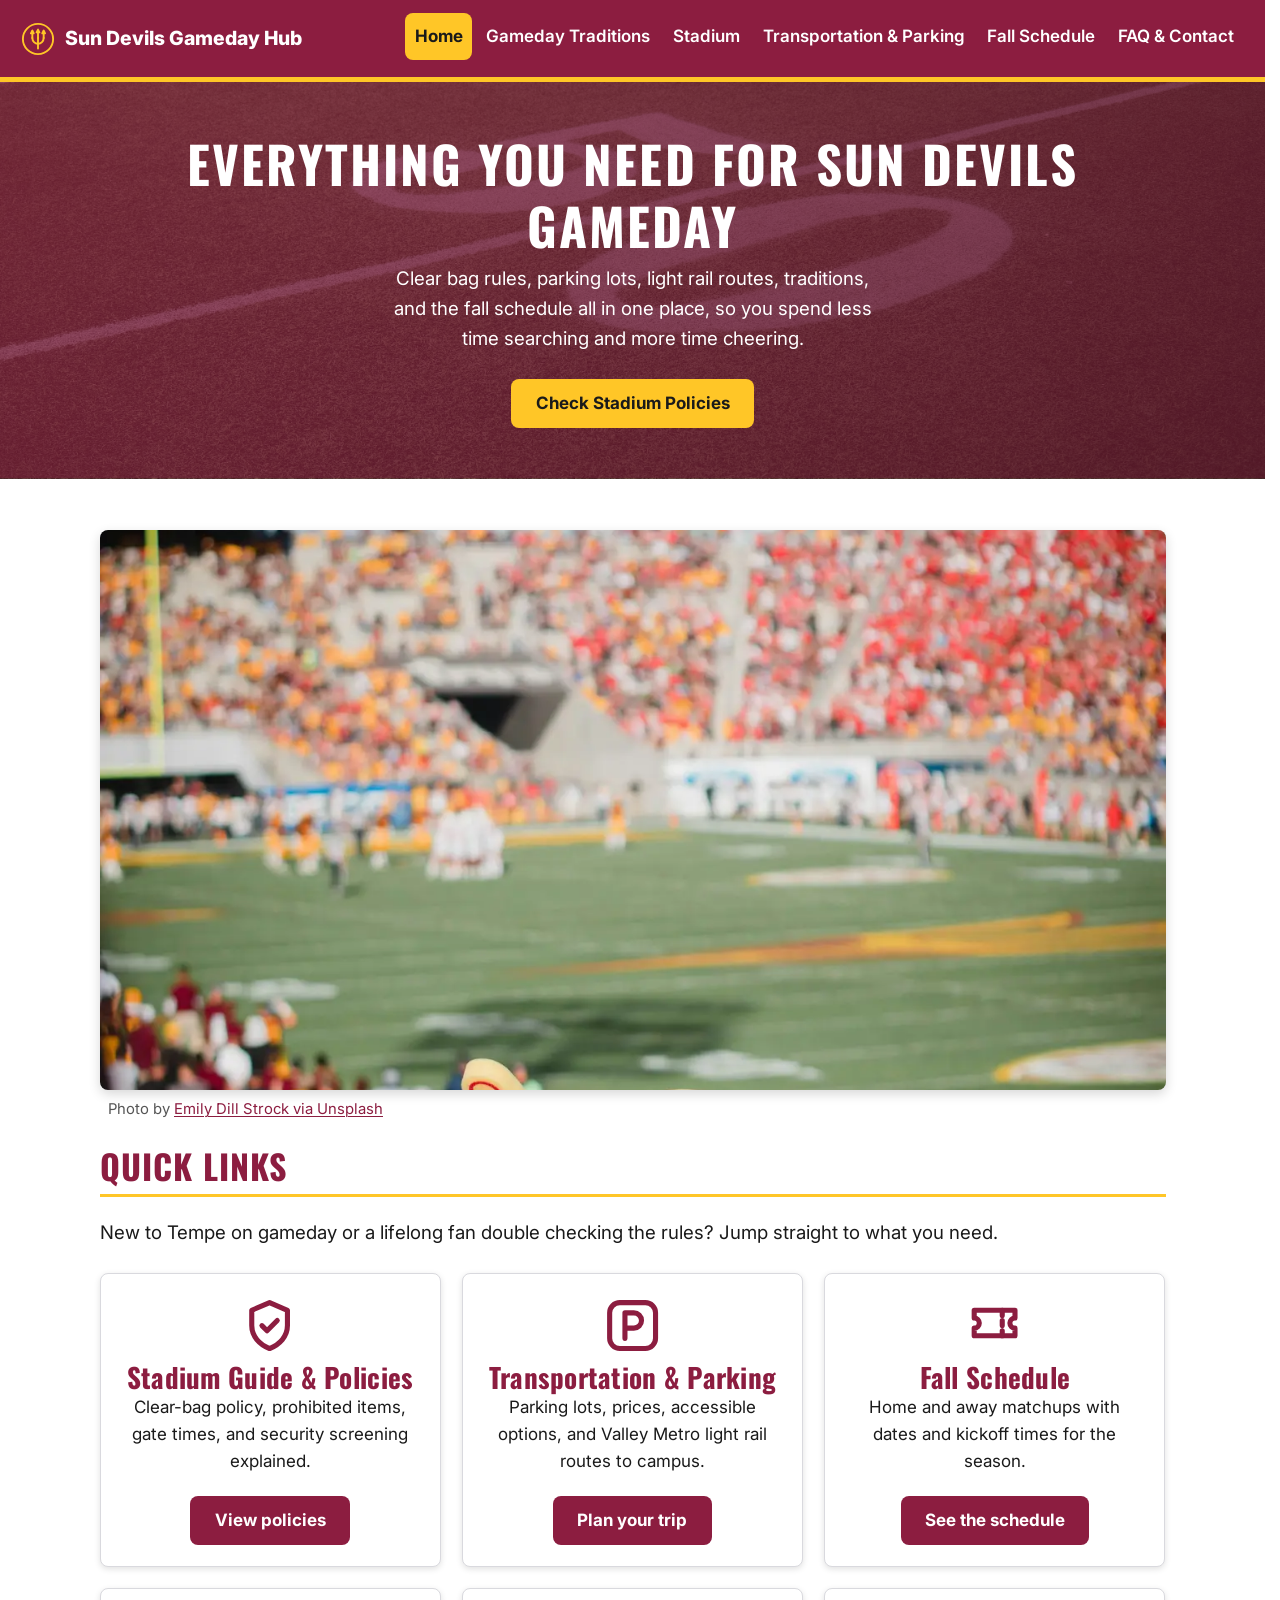
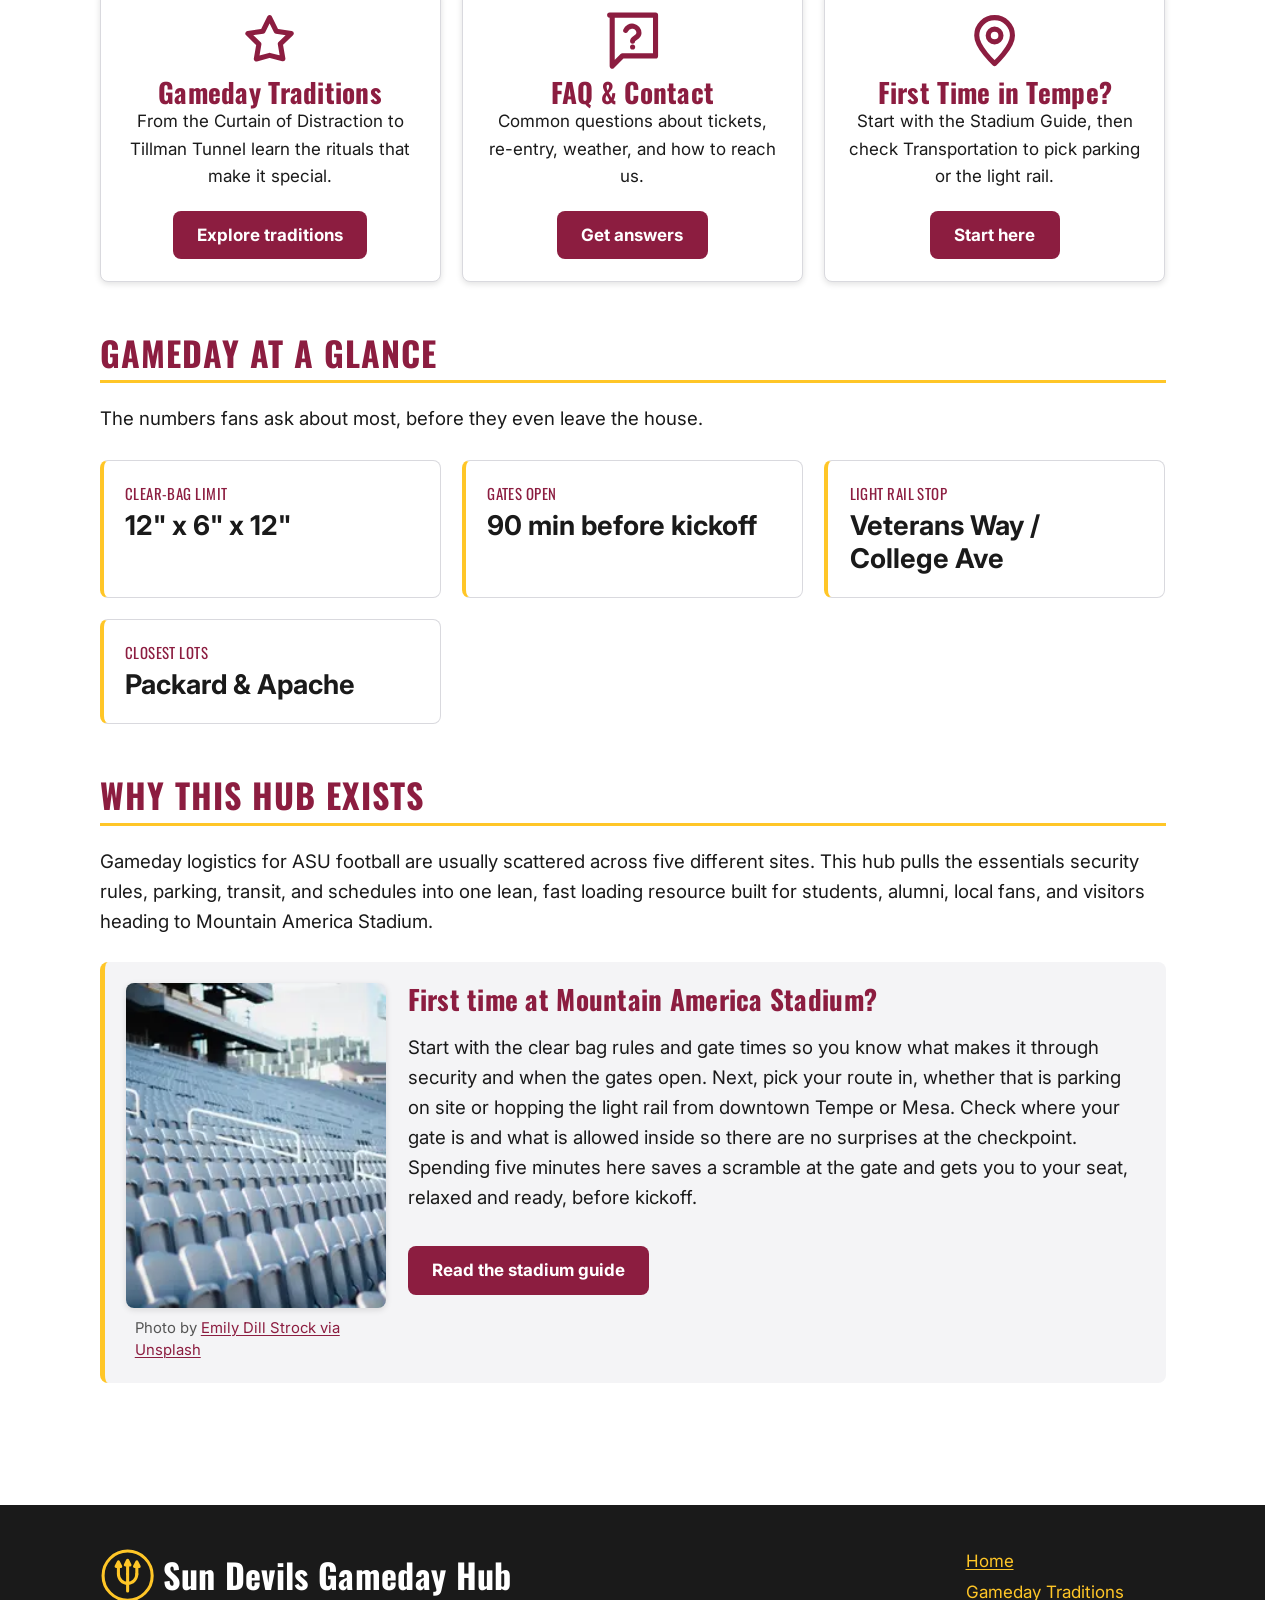
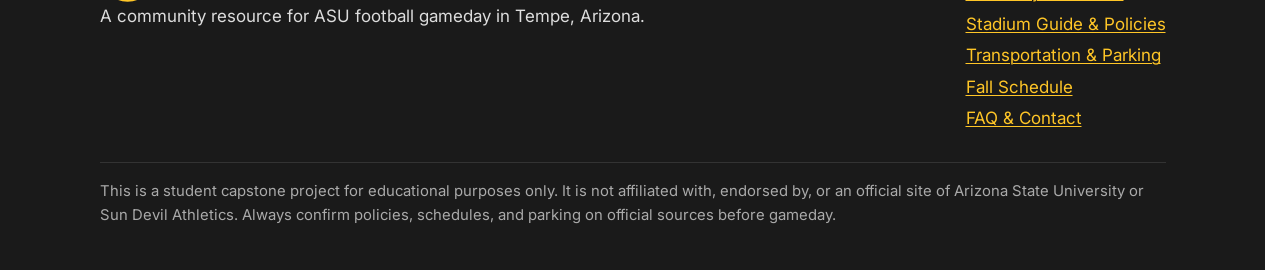
<file: index.html>
<!--Boiler plate-->
<!DOCTYPE html>
<html lang="en">
<head>
  <!-- Page setup -->
  <meta charset="UTF-8">
  <meta name="viewport" content="width=device-width, initial-scale=1.0">
  <title>Home | ASU Sun Devils Gameday Hub</title>
  <meta name="description" content="Your one stop gameday hub for ASU Sun Devils football clear-bag rules, parking, light rail, traditions, and the fall schedule in Tempe.">

  <!-- Images: JPEG and WebP photos for real pictures, SVG for icons and the
       logo. Photos load responsively with the picture element. -->

  <!-- Fonts and stylesheet -->
  <link rel="preconnect" href="https://fonts.googleapis.com">
  <link rel="preconnect" href="https://fonts.gstatic.com" crossorigin>
  <link rel="stylesheet" href="https://fonts.googleapis.com/css2?family=Inter:wght@400;600&family=Oswald:wght@600;700&display=optional">

  <!-- Favicon SVG brand mark, stays crisp on any screen -->
  <link rel="icon" type="image/svg+xml" href="images/favicon.svg">

  <link rel="stylesheet" href="styles.css">
</head>
<body>
  <!-- Skip link for keyboard users -->
  <a class="skip-link" href="#main">Skip to main content</a>

  <!-- Header -->
  <header class="site-header">
    <div class="container">
      <!-- Logo -->
      <a class="brand" href="index.html">
        <!-- Brand logo, an SVG trident. The text names the site, so the logo
             is decorative and aria hidden. Gold comes from currentColor. -->
        <svg class="pitchfork" viewBox="-6 -8 36 36" fill="none" stroke="currentColor"
             stroke-width="2" stroke-linecap="round" stroke-linejoin="round"
             aria-hidden="true" focusable="false">
          <!-- Outer circle -->
          <circle cx="12" cy="10" r="16"/>
          <!-- Three caps on the tine tips -->
          <path d="M4.5 4 L7.5 4 L6 1 Z"/>
          <path d="M10.5 3 L13.5 3 L12 0 Z"/>
          <path d="M16.5 4 L19.5 4 L18 1 Z"/>
          <!-- Tines, bowl, and handle -->
          <path d="M6 4v5M12 3v6M18 4v5"/>
          <path d="M6 9a6 6 0 0 0 12 0"/>
          <path d="M12 9v11"/>
        </svg>
        <span>Sun Devils Gameday Hub</span>
      </a>

      <!-- Menu button. This checkbox opens the menu, so it needs a name and
           must stay in the accessibility tree. -->
      <input class="nav-toggle-checkbox" type="checkbox" id="nav-toggle" aria-label="Open main menu">
      <label class="nav-toggle" for="nav-toggle"><span aria-hidden="true">☰</span><span class="nav-toggle-label"> Menu</span></label>

      <!-- Nav links -->
      <nav class="main-nav" aria-label="Primary">
        <ul>
          <li><a href="index.html" aria-current="page">Home</a></li>
          <li><a href="traditions.html"><span class="nav-extra"></span>Gameday <span class="nav-extra"></span>Traditions</a></li>
          <li><a href="stadium.html">Stadium<span class="nav-extra"> Guide &amp; Policies</span></a></li>
          <!-- Transportation & Parking -->
          <li><a href="transportation.html">Transportation &amp; Parking</a></li>
          <li><a href="schedule.html">Fall Schedule</a></li>
          <li><a href="faq.html">FAQ &amp; Contact</a></li>
        </ul>
      </nav>
    </div>
  </header>

  <!-- Main content. The tabindex of minus 1 lets the skip link move focus
       here, so keyboard users land in the content. -->
  <main id="main" tabindex="-1">
    <!-- Hero. Sits inside main so it is part of a landmark. -->
    <section class="hero">
      <div class="container">
        <h1>Everything You Need for Sun Devils Gameday</h1>
        <p>Clear bag rules, parking lots, light rail routes, traditions, and the fall schedule all in one place, so you spend less time searching and more time cheering.</p>
        <a class="btn" href="stadium.html">Check Stadium Policies</a>
      </div>
    </section>

    <div class="container">
      <!-- Home hero photo, a real gameday crowd shot, so it gets real alt text
           and a credit below. WebP first with a JPEG fallback, and width,
           height, and aspect ratio hold the box so nothing jumps as it loads. -->
      <figure class="feature-figure feature-figure--hero">
        <picture>
          <source type="image/webp"
                  srcset="images/gameday-crowd-640.webp 640w,
                          images/gameday-crowd-960.webp 960w,
                          images/gameday-crowd-1280.webp 1280w,
                          images/gameday-crowd-1600.webp 1600w,
                          images/gameday-crowd-2000.webp 2000w"
                  sizes="(min-width: 1100px) 1100px, 100vw">
          <img class="feature-img hero-photo"
               src="images/gameday-crowd-1280.jpg"
               srcset="images/gameday-crowd-640.jpg 640w,
                       images/gameday-crowd-960.jpg 960w,
                       images/gameday-crowd-1280.jpg 1280w,
                       images/gameday-crowd-1600.jpg 1600w,
                       images/gameday-crowd-2000.jpg 2000w"
               sizes="(min-width: 1100px) 1100px, 100vw"
               alt="A fan raises a yellow foam pitchfork hand above a packed maroon-and-gold crowd, with players on the sunlit field below during a gameday in Tempe."
               width="1280" height="1920"
               decoding="async" fetchpriority="high">
        </picture>
        <figcaption class="media-credit">
          Photo by
          <a href="https://unsplash.com/photos/a-crowd-of-people-at-a-football-game-VJt9Azdu6O8" rel="noopener noreferrer" target="_blank">Emily Dill Strock via Unsplash<span class="sr-only"> (opens in a new tab)</span></a>
        </figcaption>
      </figure>

      <!-- Quick links -->
      <section aria-labelledby="quick-links-title">
        <h2 class="section-title" id="quick-links-title">Quick Links</h2>
        <p class="lede">New to Tempe on gameday or a lifelong fan double checking the rules? Jump straight to what you need.</p>

        <div class="card-grid cols-3">
          <!-- Stadium card, decorative shield icon, aria hidden -->
          <article class="card">
            <h3>
              <svg class="card-icon" viewBox="0 0 24 24" fill="none"
                   stroke="currentColor" stroke-width="2"
                   stroke-linecap="round" stroke-linejoin="round"
                   aria-hidden="true" focusable="false">
                <path d="M12 3l7 3v6c0 4.2-3 7.4-7 9-4-1.6-7-4.8-7-9V6l7-3z"/>
                <path d="M9 12l2 2 4-4"/>
              </svg>
              Stadium Guide &amp; Policies
            </h3>
            <p>Clear-bag policy, prohibited items, gate times, and security screening explained.</p>
            <a class="btn" href="stadium.html">View policies</a>
          </article>

          <!-- Card icons are inline SVG, decorative and aria hidden, so CSS
               can tint them via currentColor. -->
          <!-- Transportation card, decorative parking icon, aria hidden -->
          <article class="card">
            <h3><svg class="card-icon" viewBox="0 0 24 24" fill="none" stroke="currentColor" stroke-width="2" stroke-linecap="round" stroke-linejoin="round" aria-hidden="true" focusable="false"><rect x="3" y="3" width="18" height="18" rx="4"/><path d="M9 17V7h3.5a3 3 0 0 1 0 6H9"/></svg> Transportation &amp; Parking</h3>
            <p>Parking lots, prices, accessible options, and Valley Metro light rail routes to campus.</p>
            <a class="btn" href="transportation.html">Plan your trip</a>
          </article>

          <!-- Schedule card, decorative ticket icon, aria hidden -->
          <article class="card">
            <h3><svg class="card-icon" viewBox="0 0 24 24" fill="none" stroke="currentColor" stroke-width="2" stroke-linecap="round" stroke-linejoin="round" aria-hidden="true" focusable="false"><path d="M4 6h16v3a2 2 0 0 0 0 4v3H4v-3a2 2 0 0 0 0-4V6z"/><path d="M15 6v12" stroke-dasharray="2 2"/></svg> Fall Schedule</h3>
            <p>Home and away matchups with dates and kickoff times for the season.</p>
            <a class="btn" href="schedule.html">See the schedule</a>
          </article>

          <!-- Traditions card, decorative star icon, aria hidden -->
          <article class="card">
            <h3><svg class="card-icon" viewBox="0 0 24 24" fill="none" stroke="currentColor" stroke-width="2" stroke-linecap="round" stroke-linejoin="round" aria-hidden="true" focusable="false"><path d="M12 3l2.6 5.3 5.9.9-4.3 4.1 1 5.8L12 17.8 6.8 19.2l1-5.8L3.5 9.2l5.9-.9L12 3z"/></svg> Gameday Traditions</h3>
            <p>From the Curtain of Distraction to Tillman Tunnel learn the rituals that make it special.</p>
            <a class="btn" href="traditions.html">Explore traditions</a>
          </article>

          <!-- FAQ card, decorative question bubble icon, aria hidden -->
          <article class="card">
            <h3><svg class="card-icon" viewBox="0 0 24 24" fill="none" stroke="currentColor" stroke-width="2" stroke-linecap="round" stroke-linejoin="round" aria-hidden="true" focusable="false"><path d="M3 2h18v16H8l-4 4V2z"/><path d="M9.3 8a2.7 2.7 0 0 1 5.2 1c0 1.8-2.5 2-2.5 3.2"/><path d="M12 14.5h.01"/></svg> FAQ &amp; Contact</h3>
            <p>Common questions about tickets, re-entry, weather, and how to reach us.</p>
            <a class="btn" href="faq.html">Get answers</a>
          </article>

          <!-- First time visitor card, decorative map pin icon, aria hidden -->
          <article class="card">
            <h3><svg class="card-icon" viewBox="0 0 24 24" fill="none" stroke="currentColor" stroke-width="2" stroke-linecap="round" stroke-linejoin="round" aria-hidden="true" focusable="false"><path d="M12 21s7-6.3 7-11a7 7 0 0 0-14 0c0 4.7 7 11 7 11z"/><circle cx="12" cy="10" r="2.5"/></svg> First Time in Tempe?</h3>
            <p>Start with the Stadium Guide, then check Transportation to pick parking or the light rail.</p>
            <a class="btn" href="stadium.html">Start here</a>
          </article>
        </div>
      </section>

      <!-- Gameday at a glance stat grid, auto fill and subgrid -->
      <section aria-labelledby="glance-title">
        <h2 class="section-title" id="glance-title">Gameday at a Glance</h2>
        <p class="lede">The numbers fans ask about most, before they even leave the house.</p>

        <dl class="stat-grid">
          <div class="stat">
            <dt>Clear-bag limit</dt>
            <dd>12" x 6" x 12"</dd>
          </div>
          <div class="stat">
            <dt>Gates open</dt>
            <dd>90 min before kickoff</dd>
          </div>
          <div class="stat">
            <dt>Light rail stop</dt>
            <dd>Veterans Way / College Ave</dd>
          </div>
          <div class="stat">
            <dt>Closest lots</dt>
            <dd>Packard &amp; Apache</dd>
          </div>
        </dl>
      </section>

      <!-- About -->
      <section aria-labelledby="about-title">
        <h2 class="section-title" id="about-title">Why This Hub Exists</h2>
        <p class="lede">Gameday logistics for ASU football are usually scattered across five different sites. This hub pulls the essentials security rules, parking, transit, and schedules into one lean, fast loading resource built for students, alumni, local fans, and visitors heading to Mountain America Stadium.</p>

        <!-- Spotlight container query block. Side by side in a wide column,
             stacks in a narrow one. It responds to its container, not the
             screen. -->
        <div class="spotlight-wrap">
          <div class="spotlight">
            <!-- Spotlight photo of empty seats. The text beside it makes the
                 point, so the alt stays short. Same picture setup, WebP
                 first with a JPEG fallback, and
                 width, height, and aspect ratio hold the space. Credited below. -->
            <figure class="spotlight-figure">
              <picture>
                <source type="image/webp"
                        srcset="images/stadium-seats-400.webp 400w,
                                images/stadium-seats-640.webp 640w,
                                images/stadium-seats-900.webp 900w"
                        sizes="(min-width: 30rem) 260px, 90vw">
                <img class="spotlight-media"
                     src="images/stadium-seats-400.jpg"
                     srcset="images/stadium-seats-400.jpg 400w,
                             images/stadium-seats-640.jpg 640w,
                             images/stadium-seats-900.jpg 900w"
                     sizes="(min-width: 30rem) 260px, 90vw"
                     alt="Rows of empty stadium seats sweeping up toward the upper deck on a bright day."
                     width="900" height="600" loading="lazy" decoding="async">
              </picture>
              <figcaption class="media-credit media-credit--spotlight">
                Photo by
                <a href="https://unsplash.com/photos/empty-stadium-seats-in-a-stadium-Krst9YbAQnQ" rel="noopener noreferrer" target="_blank">Emily Dill Strock via Unsplash<span class="sr-only"> (opens in a new tab)</span></a>
              </figcaption>
            </figure>
            <div class="spotlight-body">
              <h3>First time at Mountain America Stadium?</h3>
              <p>Start with the clear bag rules and gate times so you know what makes it through security and when the gates open. Next, pick your route in, whether that is parking on site or hopping the light rail from downtown Tempe or Mesa. Check where your gate is and what is allowed inside so there are no surprises at the checkpoint. Spending five minutes here saves a scramble at the gate and gets you to your seat, relaxed and ready, before kickoff.</p>
              <a class="btn" href="stadium.html">Read the stadium guide</a>
            </div>
          </div>
        </div>
      </section>
    </div>
  </main>

  <!-- Footer -->
  <footer class="site-footer">
    <div class="container">
      <div class="footer-grid">
        <div>
          <!-- Footer logo, larger copy of the header trident -->
          <h2 class="footer-brand">
            <svg class="footer-logo" viewBox="-6 -8 36 36" fill="none" stroke="currentColor"
                 stroke-width="2" stroke-linecap="round" stroke-linejoin="round"
                 aria-hidden="true" focusable="false">
              <circle cx="12" cy="10" r="16"/>
              <path d="M4.5 4 L7.5 4 L6 1 Z"/>
              <path d="M10.5 3 L13.5 3 L12 0 Z"/>
              <path d="M16.5 4 L19.5 4 L18 1 Z"/>
              <path d="M6 4v5M12 3v6M18 4v5"/>
              <path d="M6 9a6 6 0 0 0 12 0"/>
              <path d="M12 9v11"/>
            </svg>
            Sun Devils Gameday Hub
          </h2>
          <p>A community resource for ASU football gameday in Tempe, Arizona.</p>
        </div>
        <!-- Footer nav -->
        <nav aria-label="Footer">
          <ul>
            <li><a href="index.html">Home</a></li>
            <li><a href="traditions.html">Gameday Traditions</a></li>
            <li><a href="stadium.html">Stadium Guide &amp; Policies</a></li>
            <!-- Transportation & Parking -->
            <li><a href="transportation.html">Transportation &amp; Parking</a></li>
            <li><a href="schedule.html">Fall Schedule</a></li>
            <li><a href="faq.html">FAQ &amp; Contact</a></li>
          </ul>
        </nav>
      </div>
      <!-- Disclaimer -->
      <p class="disclaimer">
        This is a student capstone project for educational purposes only. It is not affiliated with, endorsed by, or an official site of Arizona State University or Sun Devil Athletics. Always confirm policies, schedules, and parking on official sources before gameday.
      </p>
    </div>
  </footer>
</body>
</html>
</file>
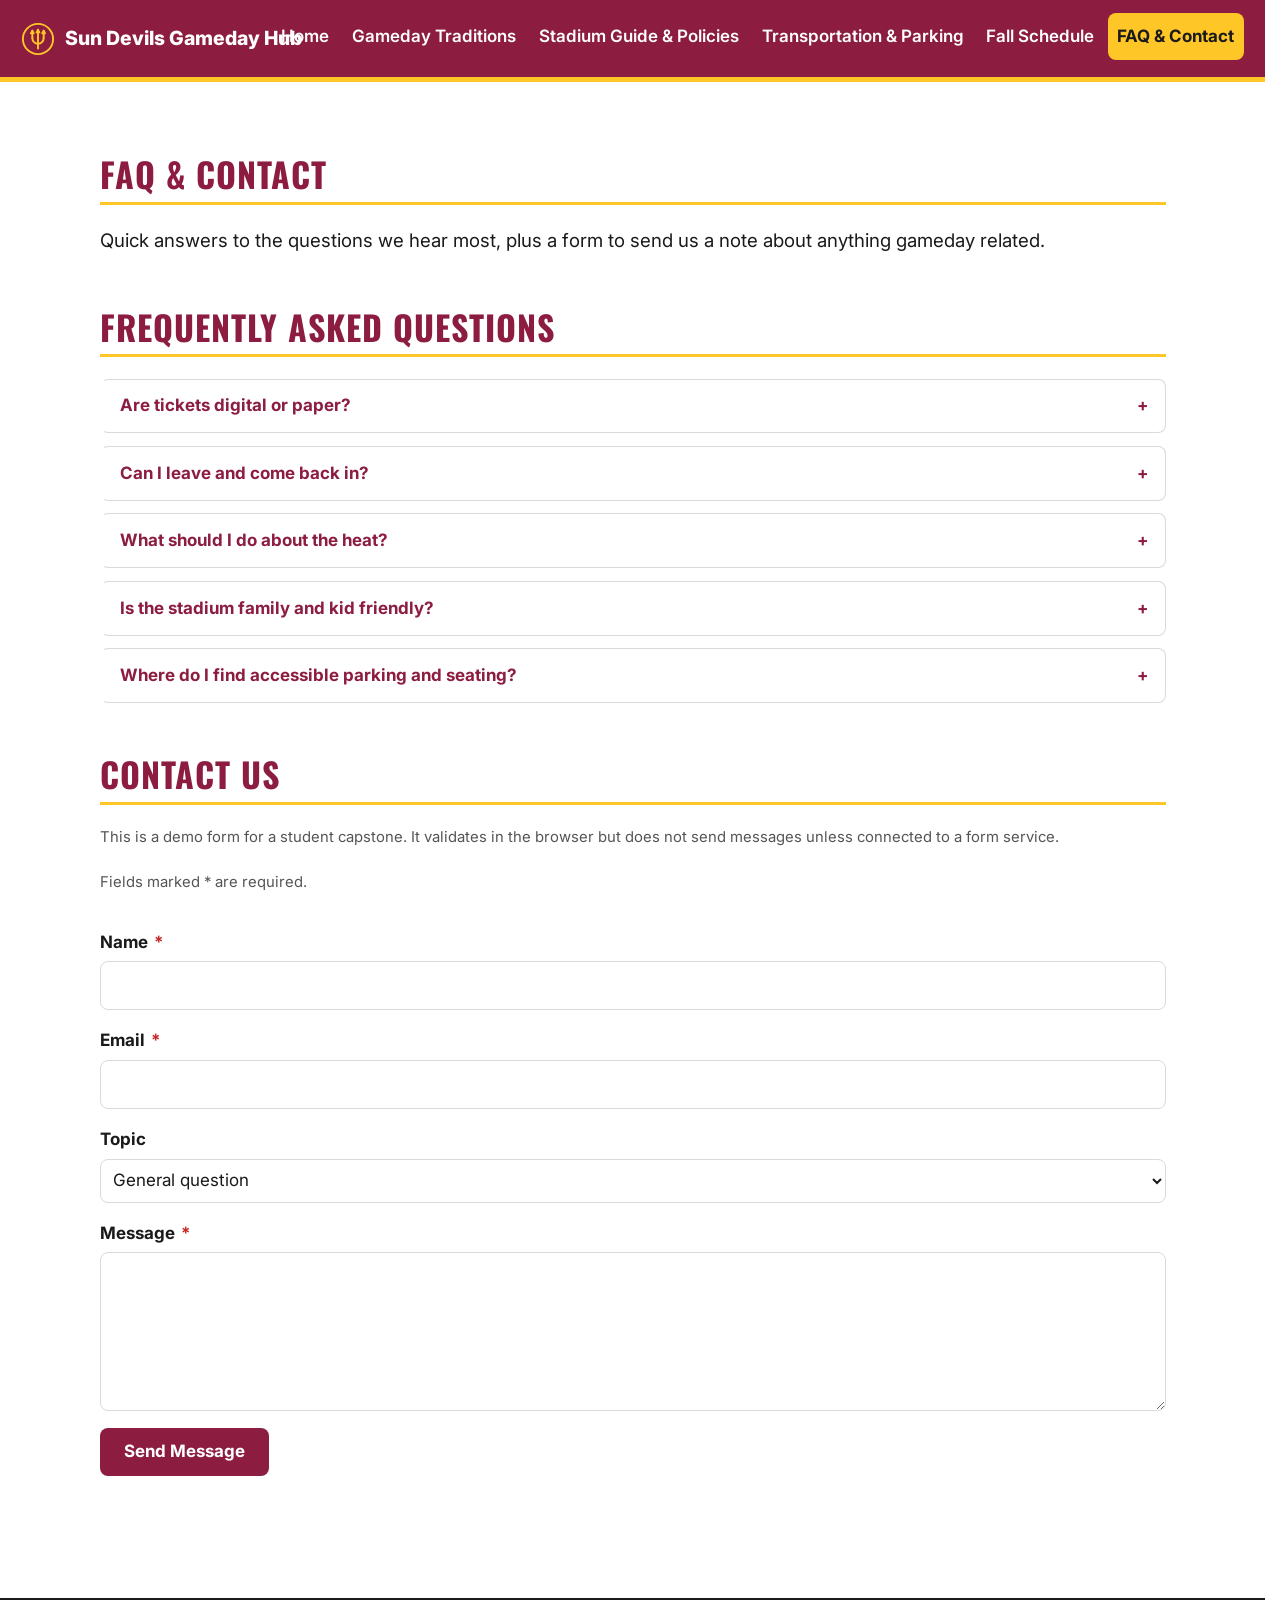
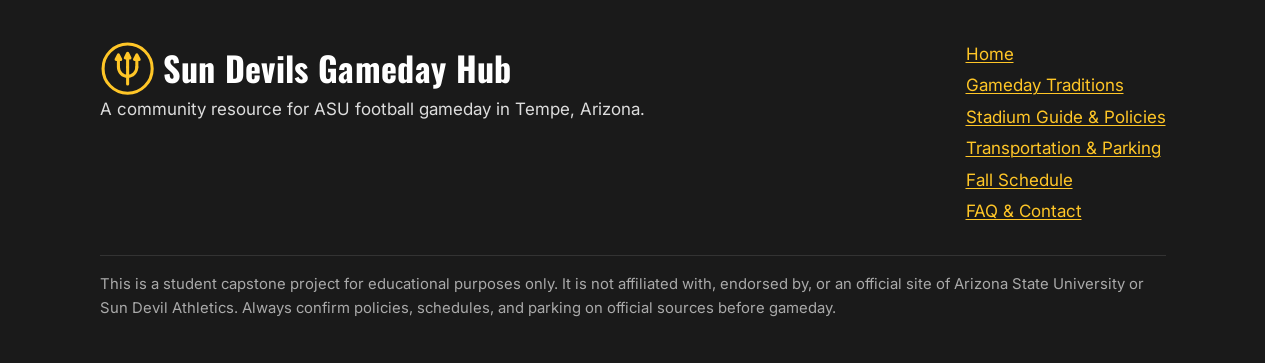
<file: faq.html>
<!--Boiler plate-->
<!DOCTYPE html>
<html lang="en">
<head>
  <!-- Page setup -->
  <meta charset="UTF-8">
  <meta name="viewport" content="width=device-width, initial-scale=1.0">
  <title>FAQ &amp; Contact | ASU Sun Devils Gameday Hub</title>
  <meta name="description" content="Frequently asked questions about ASU Sun Devils gameday: tickets, re-entry, weather, kids, and accessibility, plus a contact form to reach the hub.">

  <!-- Inter (body) and Oswald (headings) from Google Fonts.
       display=swap shows the fallback until the web font loads. -->
  <link rel="preconnect" href="https://fonts.googleapis.com">
  <link rel="preconnect" href="https://fonts.gstatic.com" crossorigin>
  <link rel="stylesheet" href="https://fonts.googleapis.com/css2?family=Inter:wght@400;600&family=Oswald:wght@600;700&display=optional">

  <!-- Favicon SVG brand mark, stays crisp on any screen -->
  <link rel="icon" type="image/svg+xml" href="images/favicon.svg">

  <link rel="stylesheet" href="styles.css">
</head>
<body>
  <!-- Skip link for keyboard users -->
  <a class="skip-link" href="#main">Skip to main content</a>

  <!-- Header -->
  <header class="site-header">
    <div class="container">
      <!-- Logo -->
      <a class="brand" href="index.html">
        <!-- Brand logo, inline SVG trident, decorative and aria hidden, gold via currentColor -->
        <svg class="pitchfork" viewBox="-6 -8 36 36" fill="none" stroke="currentColor"
             stroke-width="2" stroke-linecap="round" stroke-linejoin="round"
             aria-hidden="true" focusable="false">
          <!-- Outer circle -->
          <circle cx="12" cy="10" r="16"/>
          <!-- Three caps on the tine tips -->
          <path d="M4.5 4 L7.5 4 L6 1 Z"/>
          <path d="M10.5 3 L13.5 3 L12 0 Z"/>
          <path d="M16.5 4 L19.5 4 L18 1 Z"/>
          <!-- Tines, bowl, and handle -->
          <path d="M6 4v5M12 3v6M18 4v5"/>
          <path d="M6 9a6 6 0 0 0 12 0"/>
          <path d="M12 9v11"/>
        </svg>
        <span>Sun Devils Gameday Hub</span>
      </a>

      <!-- Menu button. This checkbox opens the menu, so it needs a name and
           must stay visible to screen readers. -->
      <input class="nav-toggle-checkbox" type="checkbox" id="nav-toggle" aria-label="Open main menu">
      <label class="nav-toggle" for="nav-toggle"><span aria-hidden="true">☰</span><span class="nav-toggle-label"> Menu</span></label>

      <!-- Nav links -->
      <nav class="main-nav" aria-label="Primary">
        <ul>
          <li><a href="index.html">Home</a></li>
          <li><a href="traditions.html">Gameday Traditions</a></li>
          <li><a href="stadium.html">Stadium Guide &amp; Policies</a></li>
          <!-- Transportation & Parking -->
          <li><a href="transportation.html">Transportation &amp; Parking</a></li>
          <li><a href="schedule.html">Fall Schedule</a></li>
          <li><a href="faq.html" aria-current="page">FAQ &amp; Contact</a></li>
        </ul>
      </nav>
    </div>
  </header>

  <!-- Main content. tabindex="-1" lets the skip link move focus here, so
       keyboard users land in the content. -->
  <main id="main" tabindex="-1">
    <div class="container">
      <!-- Page intro -->
      <section aria-labelledby="page-title">
        <h1 class="section-title" id="page-title">FAQ &amp; Contact</h1>
        <p class="lede">Quick answers to the questions we hear most, plus a form to send us a note about anything gameday related.</p>
      </section>

      <!-- FAQ accordion -->
      <section class="faq" aria-labelledby="faq-title">
        <h2 class="section-title" id="faq-title">Frequently Asked Questions</h2>

        <details>
          <summary>Are tickets digital or paper?</summary>
          <p>Tickets are almost always mobile/digital. Add them to your phone wallet and take a screenshot as a backup before you leave home.</p>
        </details>

        <details>
          <summary>Can I leave and come back in?</summary>
          <p>Most games are no re-entry. Once you exit, you generally can't be readmitted on the same ticket, so plan your trips out accordingly.</p>
        </details>

        <details>
          <summary>What should I do about the heat?</summary>
          <p>Early-season Tempe games can be very hot. Wear light colors, use sunscreen, and take advantage of shaded concourses and water stations inside.</p>
        </details>

        <details>
          <summary>Is the stadium family and kid friendly?</summary>
          <p>Yes. Children who occupy a seat need a ticket. Remember diaper bags must follow the clear-bag policy on the Stadium Guide page.</p>
        </details>

        <details>
          <summary>Where do I find accessible parking and seating?</summary>
          <p>Accessible (ADA) parking is available with a valid placard or plate arrive early. See the Transportation &amp; Parking page for lots and light rail options.</p>
        </details>
      </section>

      <!-- Contact form -->
      <section aria-labelledby="contact-title">
        <h2 class="section-title" id="contact-title">Contact Us</h2>
        <p class="form-note">This is a demo form for a student capstone. It validates in the browser but does not send messages unless connected to a form service.</p>

        <!-- The required fields note comes before the inputs and is linked
             to each required field with aria-describedby, so a screen reader
             hears the rule first. The star is kept for sighted users, and the
             required state is set in code with required, aria-required, and a
             screen-reader-only word "required". -->
        <form class="contact-form" action="#" method="post" novalidate>
          <p class="form-note" id="required-note">
            Fields marked <span class="req" aria-hidden="true">*</span> are required.
          </p>

          <div class="field">
            <label for="name">Name <span class="req" aria-hidden="true">*</span><span class="sr-only"> (required)</span></label>
            <input type="text" id="name" name="name" autocomplete="name" required aria-required="true" aria-describedby="required-note">
          </div>

          <div class="field">
            <label for="email">Email <span class="req" aria-hidden="true">*</span><span class="sr-only"> (required)</span></label>
            <input type="email" id="email" name="email" autocomplete="email" required aria-required="true" aria-describedby="required-note">
          </div>

          <div class="field">
            <label for="topic">Topic</label>
            <select id="topic" name="topic">
              <option value="general">General question</option>
              <option value="policies">Stadium policies</option>
              <option value="parking">Parking &amp; transit</option>
              <option value="schedule">Schedule</option>
            </select>
          </div>

          <div class="field">
            <label for="message">Message <span class="req" aria-hidden="true">*</span><span class="sr-only"> (required)</span></label>
            <textarea id="message" name="message" rows="5" required aria-required="true" aria-describedby="required-note"></textarea>
          </div>

          <button type="submit" class="btn">Send Message</button>
        </form>
      </section>
    </div>
  </main>

  <!-- Footer -->
  <footer class="site-footer">
    <div class="container">
      <div class="footer-grid">
        <div>
          <!-- Footer logo larger copy of the header trident -->
          <h2 class="footer-brand">
            <svg class="footer-logo" viewBox="-6 -8 36 36" fill="none" stroke="currentColor"
                 stroke-width="2" stroke-linecap="round" stroke-linejoin="round"
                 aria-hidden="true" focusable="false">
              <circle cx="12" cy="10" r="16"/>
              <path d="M4.5 4 L7.5 4 L6 1 Z"/>
              <path d="M10.5 3 L13.5 3 L12 0 Z"/>
              <path d="M16.5 4 L19.5 4 L18 1 Z"/>
              <path d="M6 4v5M12 3v6M18 4v5"/>
              <path d="M6 9a6 6 0 0 0 12 0"/>
              <path d="M12 9v11"/>
            </svg>
            Sun Devils Gameday Hub
          </h2>
          <p>A community resource for ASU football gameday in Tempe, Arizona.</p>
        </div>
        <!-- Footer nav -->
        <nav aria-label="Footer">
          <ul style="list-style:none;padding:0;margin:0;">
            <li><a href="index.html">Home</a></li>
            <li><a href="traditions.html">Gameday Traditions</a></li>
            <li><a href="stadium.html">Stadium Guide &amp; Policies</a></li>
            <!-- Transportation & Parking -->
            <li><a href="transportation.html">Transportation &amp; Parking</a></li>
            <li><a href="schedule.html">Fall Schedule</a></li>
            <li><a href="faq.html">FAQ &amp; Contact</a></li>
          </ul>
        </nav>
      </div>
      <!-- Disclaimer -->
      <p class="disclaimer">
        This is a student capstone project for educational purposes only. It is not affiliated with, endorsed by, or an official site of Arizona State University or Sun Devil Athletics. Always confirm policies, schedules, and parking on official sources before gameday.
      </p>
    </div>
  </footer>
</body>
</html>
</file>
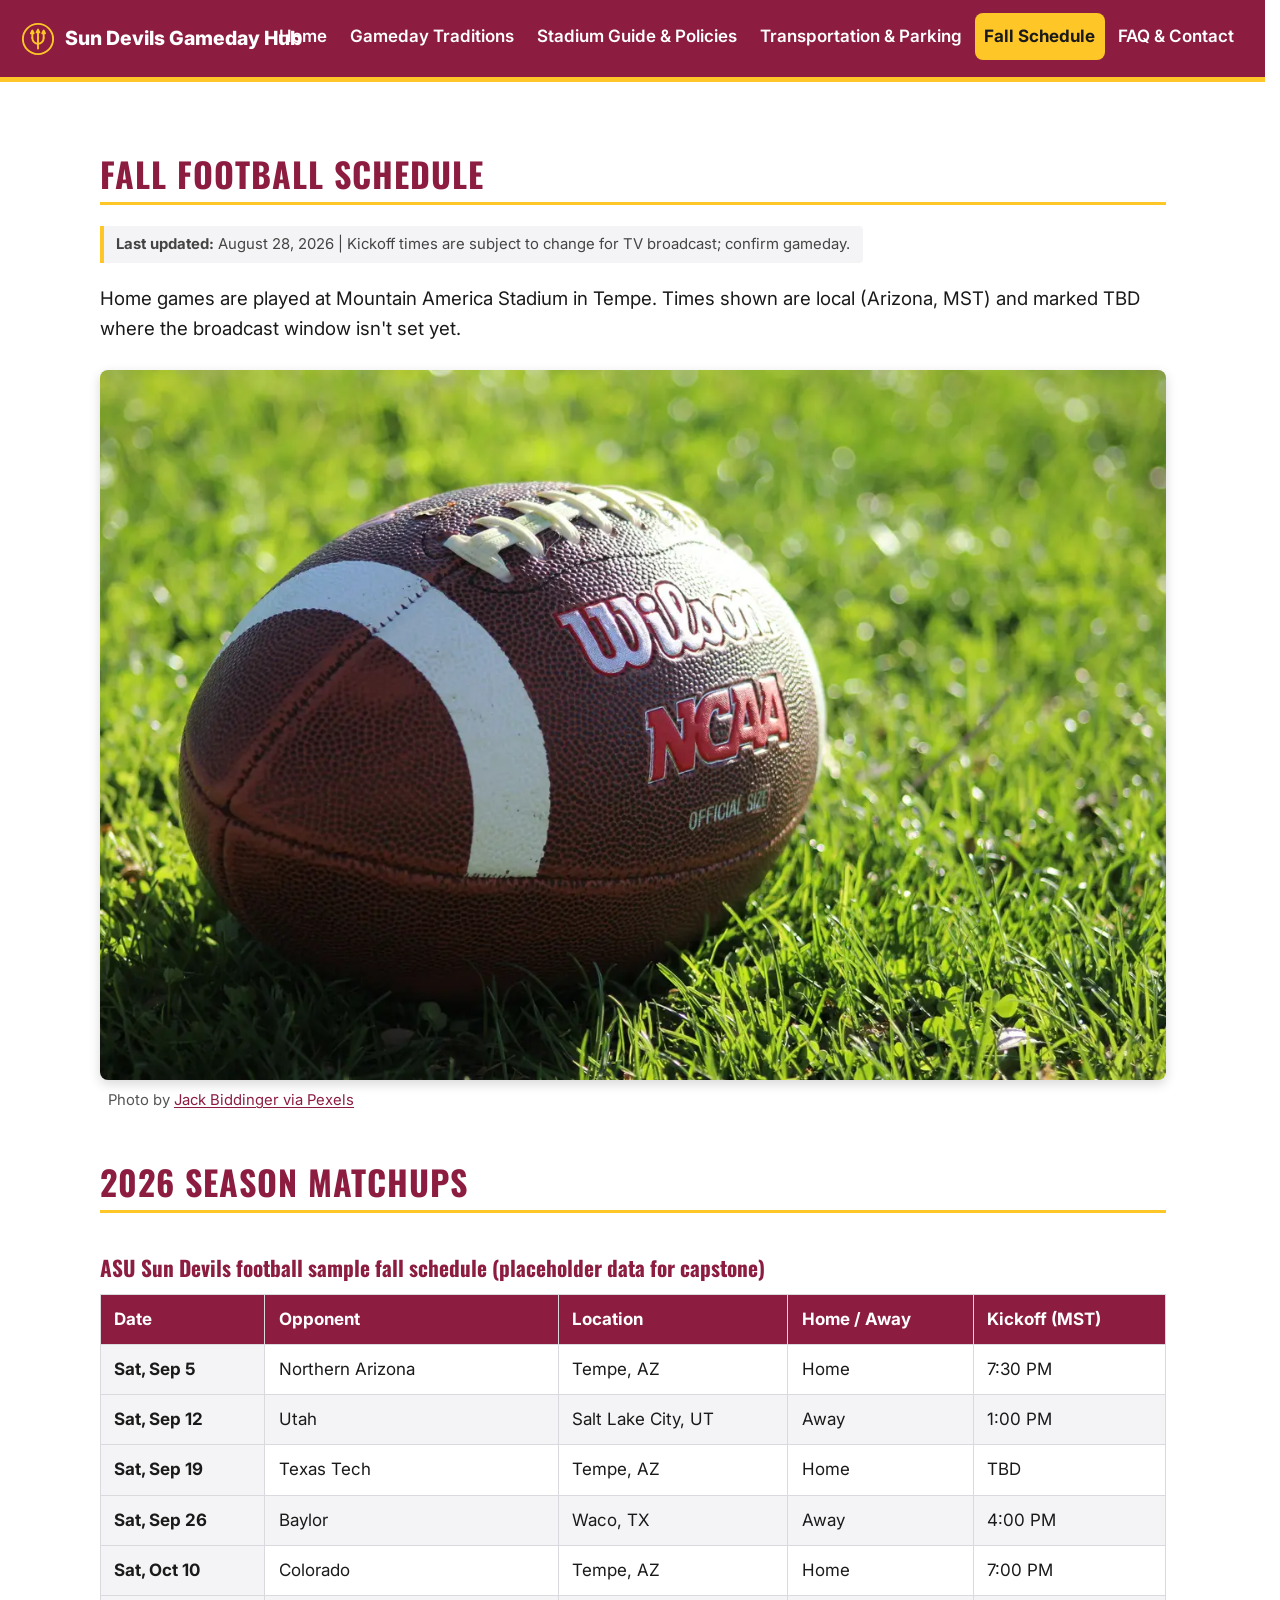
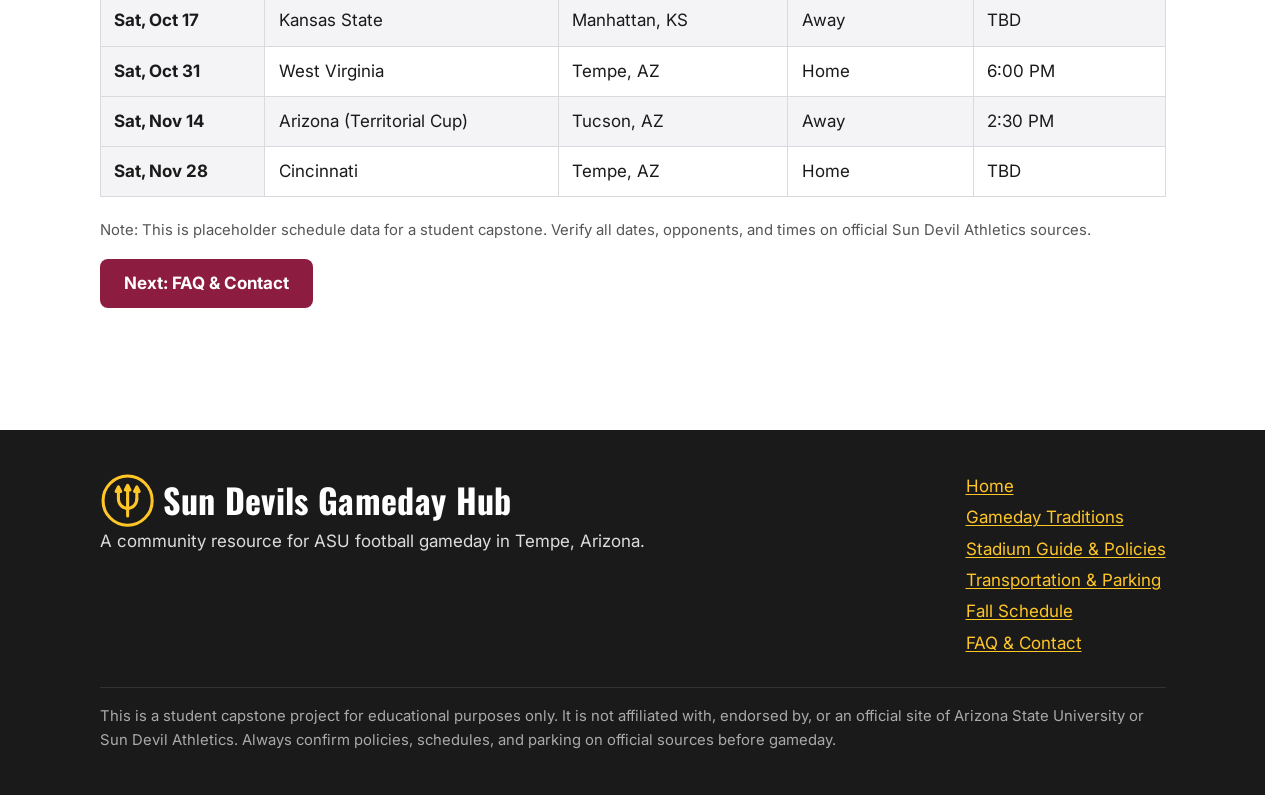
<file: schedule.html>
<!--Boiler plate-->
<!DOCTYPE html>
<html lang="en">
<head>
  <!-- Page setup -->
  <meta charset="UTF-8">
  <meta name="viewport" content="width=device-width, initial-scale=1.0">
  <title>Fall Schedule | ASU Sun Devils Gameday Hub</title>
  <meta name="description" content="ASU Sun Devils football fall schedule: home and away matchups with dates, opponents, locations, and kickoff times for the season in Tempe and beyond.">

  <!-- Inter (body) and Oswald (headings) from Google Fonts.
       display=swap shows the fallback until the web font loads. -->
  <link rel="preconnect" href="https://fonts.googleapis.com">
  <link rel="preconnect" href="https://fonts.gstatic.com" crossorigin>
  <link rel="stylesheet" href="https://fonts.googleapis.com/css2?family=Inter:wght@400;600&family=Oswald:wght@600;700&display=optional">

  <!-- Favicon SVG brand mark, stays crisp on any screen -->
  <link rel="icon" type="image/svg+xml" href="images/favicon.svg">

  <link rel="stylesheet" href="styles.css">
</head>
<body>
  <!-- Skip link for keyboard users -->
  <a class="skip-link" href="#main">Skip to main content</a>

  <!-- Header -->
  <header class="site-header">
    <div class="container">
      <!-- Logo -->
      <a class="brand" href="index.html">
        <!-- Brand logo, inline SVG trident, decorative and aria hidden, gold via currentColor -->
        <svg class="pitchfork" viewBox="-6 -8 36 36" fill="none" stroke="currentColor"
             stroke-width="2" stroke-linecap="round" stroke-linejoin="round"
             aria-hidden="true" focusable="false">
          <!-- Outer circle -->
          <circle cx="12" cy="10" r="16"/>
          <!-- Three caps on the tine tips -->
          <path d="M4.5 4 L7.5 4 L6 1 Z"/>
          <path d="M10.5 3 L13.5 3 L12 0 Z"/>
          <path d="M16.5 4 L19.5 4 L18 1 Z"/>
          <!-- Tines, bowl, and handle -->
          <path d="M6 4v5M12 3v6M18 4v5"/>
          <path d="M6 9a6 6 0 0 0 12 0"/>
          <path d="M12 9v11"/>
        </svg>
        <span>Sun Devils Gameday Hub</span>
      </a>

      <!-- Menu button. This checkbox opens the menu, so it needs a name and
           must stay visible to screen readers. -->
      <input class="nav-toggle-checkbox" type="checkbox" id="nav-toggle" aria-label="Open main menu">
      <label class="nav-toggle" for="nav-toggle"><span aria-hidden="true">☰</span><span class="nav-toggle-label"> Menu</span></label>

      <!-- Nav links -->
      <nav class="main-nav" aria-label="Primary">
        <ul>
          <li><a href="index.html">Home</a></li>
          <li><a href="traditions.html">Gameday Traditions</a></li>
          <li><a href="stadium.html">Stadium Guide &amp; Policies</a></li>
          <!-- Transportation & Parking -->
          <li><a href="transportation.html">Transportation &amp; Parking</a></li>
          <li><a href="schedule.html" aria-current="page">Fall Schedule</a></li>
          <li><a href="faq.html">FAQ &amp; Contact</a></li>
        </ul>
      </nav>
    </div>
  </header>

  <!-- Main content. tabindex="-1" lets the skip link move focus here, so
       keyboard users land in the content. -->
  <main id="main" tabindex="-1">
    <div class="container">
      <!-- Page intro -->
      <section class="schedule-intro" aria-labelledby="page-title">
        <h1 class="section-title" id="page-title">Fall Football Schedule</h1>
        <p class="updated"><strong>Last updated:</strong> August 28, 2026 | Kickoff times are subject to change for TV broadcast; confirm gameday.</p>
        <p class="lede">Home games are played at Mountain America Stadium in Tempe. Times shown are local (Arizona, MST) and marked TBD where the broadcast window isn't set yet.</p>
        <!-- Feature photo of a football on the grass. It carries meaning, so it
             gets real alt text and a credit below. WebP first with a JPEG
             fallback, and width/height + aspect-ratio hold the box so nothing
             jumps as it loads. -->
        <figure class="feature-figure">
          <picture>
            <source type="image/webp"
                    srcset="images/football-400.webp 400w,
                            images/football-640.webp 640w,
                            images/football-900.webp 900w,
                            images/football-1280.webp 1280w,
                            images/football-1600.webp 1600w"
                    sizes="(min-width: 1100px) 1100px, 100vw">
            <img class="feature-img feature-img--photo"
                 src="images/football-900.jpg"
                 srcset="images/football-400.jpg 400w,
                         images/football-640.jpg 640w,
                         images/football-900.jpg 900w,
                         images/football-1280.jpg 1280w,
                         images/football-1600.jpg 1600w"
                 sizes="(min-width: 1100px) 1100px, 100vw"
                 alt="A Wilson NCAA football resting on bright green grass in daylight."
                 width="900" height="600" loading="lazy" decoding="async">
          </picture>
          <figcaption class="media-credit">
            Photo by
            <a href="https://www.pexels.com/photo/close-up-of-a-football-6275175/" rel="noopener noreferrer" target="_blank">Jack Biddinger via Pexels<span class="sr-only"> (opens in a new tab)</span></a>
          </figcaption>
        </figure>
      </section>

      <!-- Schedule table -->
      <section aria-labelledby="schedule-title">
        <h2 class="section-title" id="schedule-title">2026 Season Matchups</h2>
        <div class="table-wrap">
          <table class="data">
            <caption>ASU Sun Devils football sample fall schedule (placeholder data for capstone)</caption>
            <thead>
              <tr>
                <th scope="col">Date</th>
                <th scope="col">Opponent</th>
                <th scope="col">Location</th>
                <th scope="col">Home / Away</th>
                <th scope="col">Kickoff (MST)</th>
              </tr>
            </thead>
            <tbody>
              <tr>
                <th scope="row">Sat, Sep 5</th>
                <td>Northern Arizona</td>
                <td>Tempe, AZ</td>
                <td>Home</td>
                <td>7:30 PM</td>
              </tr>
              <tr>
                <th scope="row">Sat, Sep 12</th>
                <td>Utah</td>
                <td>Salt Lake City, UT</td>
                <td>Away</td>
                <td>1:00 PM</td>
              </tr>
              <tr>
                <th scope="row">Sat, Sep 19</th>
                <td>Texas Tech</td>
                <td>Tempe, AZ</td>
                <td>Home</td>
                <td>TBD</td>
              </tr>
              <tr>
                <th scope="row">Sat, Sep 26</th>
                <td>Baylor</td>
                <td>Waco, TX</td>
                <td>Away</td>
                <td>4:00 PM</td>
              </tr>
              <tr>
                <th scope="row">Sat, Oct 10</th>
                <td>Colorado</td>
                <td>Tempe, AZ</td>
                <td>Home</td>
                <td>7:00 PM</td>
              </tr>
              <tr>
                <th scope="row">Sat, Oct 17</th>
                <td>Kansas State</td>
                <td>Manhattan, KS</td>
                <td>Away</td>
                <td>TBD</td>
              </tr>
              <tr>
                <th scope="row">Sat, Oct 31</th>
                <td>West Virginia</td>
                <td>Tempe, AZ</td>
                <td>Home</td>
                <td>6:00 PM</td>
              </tr>
              <tr>
                <th scope="row">Sat, Nov 14</th>
                <td>Arizona (Territorial Cup)</td>
                <td>Tucson, AZ</td>
                <td>Away</td>
                <td>2:30 PM</td>
              </tr>
              <tr>
                <th scope="row">Sat, Nov 28</th>
                <td>Cincinnati</td>
                <td>Tempe, AZ</td>
                <td>Home</td>
                <td>TBD</td>
              </tr>
            </tbody>
          </table>
        </div>
        <p class="form-note">Note: This is placeholder schedule data for a student capstone. Verify all dates, opponents, and times on official Sun Devil Athletics sources.</p>
        <p><a class="btn" href="faq.html">Next: FAQ &amp; Contact</a></p>
      </section>
    </div>
  </main>

  <!-- Footer -->
  <footer class="site-footer">
    <div class="container">
      <div class="footer-grid">
        <div>
          <!-- Footer logo, larger copy of the header trident -->
          <h2 class="footer-brand">
            <svg class="footer-logo" viewBox="-6 -8 36 36" fill="none" stroke="currentColor"
                 stroke-width="2" stroke-linecap="round" stroke-linejoin="round"
                 aria-hidden="true" focusable="false">
              <circle cx="12" cy="10" r="16"/>
              <path d="M4.5 4 L7.5 4 L6 1 Z"/>
              <path d="M10.5 3 L13.5 3 L12 0 Z"/>
              <path d="M16.5 4 L19.5 4 L18 1 Z"/>
              <path d="M6 4v5M12 3v6M18 4v5"/>
              <path d="M6 9a6 6 0 0 0 12 0"/>
              <path d="M12 9v11"/>
            </svg>
            Sun Devils Gameday Hub
          </h2>
          <p>A community resource for ASU football gameday in Tempe, Arizona.</p>
        </div>
        <!-- Footer nav -->
        <nav aria-label="Footer">
          <ul>
            <li><a href="index.html">Home</a></li>
            <li><a href="traditions.html">Gameday Traditions</a></li>
            <li><a href="stadium.html">Stadium Guide &amp; Policies</a></li>
            <!-- Transportation & Parking -->
            <li><a href="transportation.html">Transportation &amp; Parking</a></li>
            <li><a href="schedule.html">Fall Schedule</a></li>
            <li><a href="faq.html">FAQ &amp; Contact</a></li>
          </ul>
        </nav>
      </div>
      <!-- Disclaimer -->
      <p class="disclaimer">
        This is a student capstone project for educational purposes only. It is not affiliated with, endorsed by, or an official site of Arizona State University or Sun Devil Athletics. Always confirm policies, schedules, and parking on official sources before gameday.
      </p>
    </div>
  </footer>
</body>
</html>
</file>
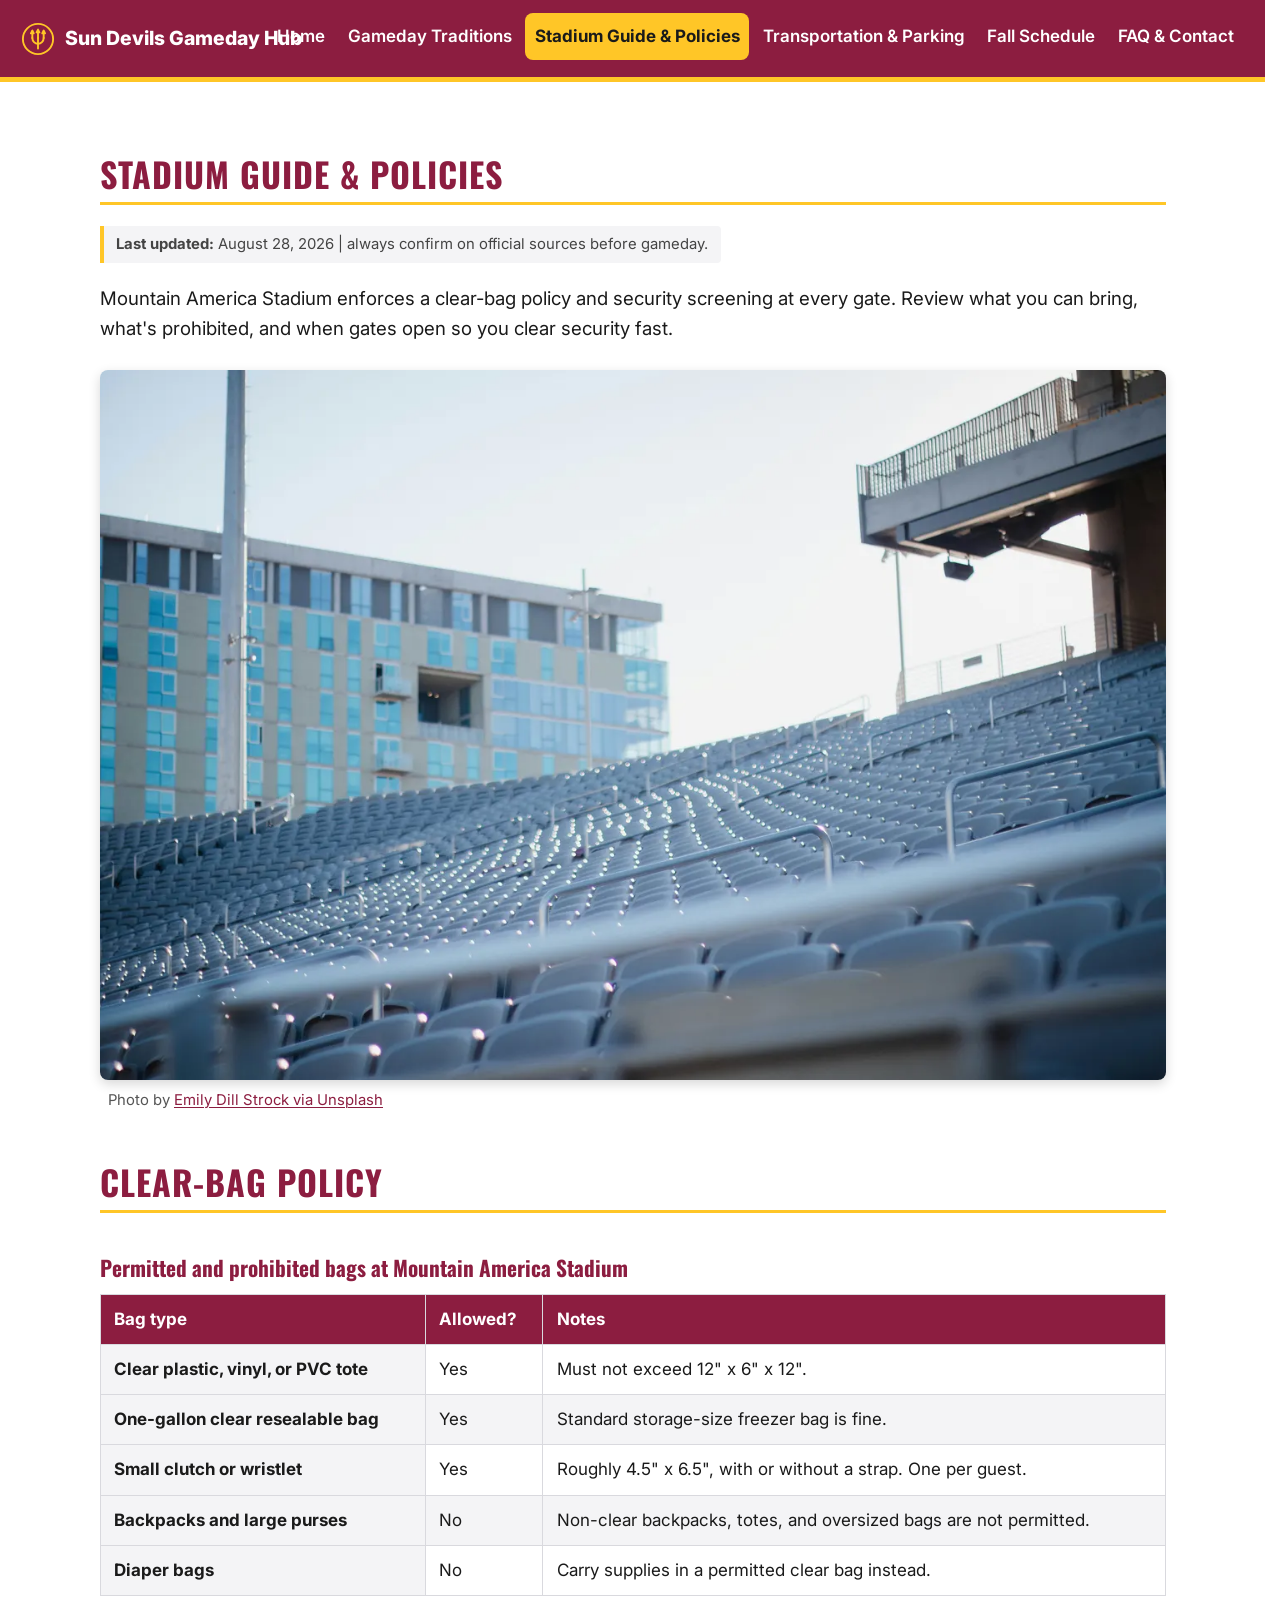
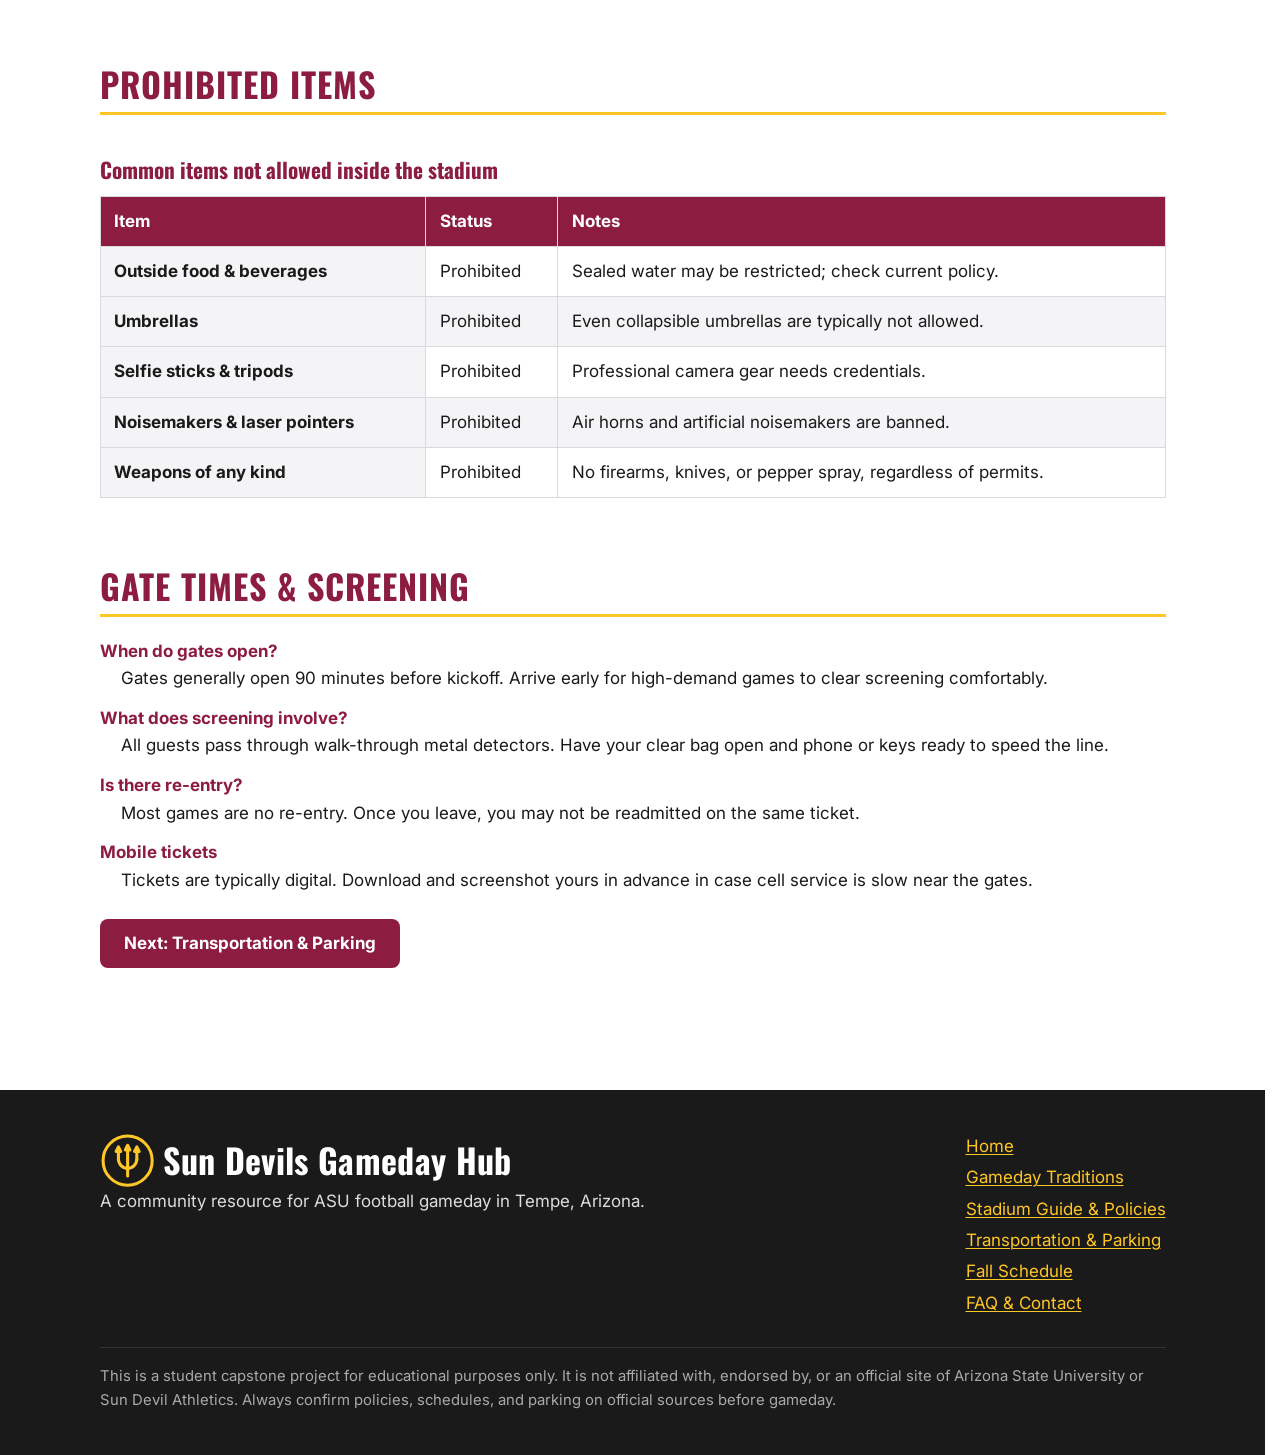
<file: stadium.html>
<!--Boiler plate-->
<!DOCTYPE html>
<html lang="en">
<head>
  <!-- Page setup -->
  <meta charset="UTF-8">
  <meta name="viewport" content="width=device-width, initial-scale=1.0">
  <title>Stadium Guide &amp; Policies | ASU Sun Devils Gameday Hub</title>
  <meta name="description" content="Mountain America Stadium clear-bag policy, prohibited items, permitted bags, gate times, and security screening for ASU Sun Devils football gamedays.">

  <!-- Inter (body) and Oswald (headings) from Google Fonts.
       display=swap shows the fallback until the web font loads. -->
  <link rel="preconnect" href="https://fonts.googleapis.com">
  <link rel="preconnect" href="https://fonts.gstatic.com" crossorigin>
  <link rel="stylesheet" href="https://fonts.googleapis.com/css2?family=Inter:wght@400;600&family=Oswald:wght@600;700&display=optional">

  <!-- Favicon SVG brand mark, stays crisp on any screen -->
  <link rel="icon" type="image/svg+xml" href="images/favicon.svg">

  <link rel="stylesheet" href="styles.css">
</head>
<body>
  <!-- Skip link for keyboard users -->
  <a class="skip-link" href="#main">Skip to main content</a>

  <!-- Header -->
  <header class="site-header">
    <div class="container">
      <!-- Logo -->
      <a class="brand" href="index.html">
        <!-- Brand logo, inline SVG trident, decorative and aria hidden, gold via currentColor -->
        <svg class="pitchfork" viewBox="-6 -8 36 36" fill="none" stroke="currentColor"
             stroke-width="2" stroke-linecap="round" stroke-linejoin="round"
             aria-hidden="true" focusable="false">
          <!-- Outer circle -->
          <circle cx="12" cy="10" r="16"/>
          <!-- Three caps on the tine tips -->
          <path d="M4.5 4 L7.5 4 L6 1 Z"/>
          <path d="M10.5 3 L13.5 3 L12 0 Z"/>
          <path d="M16.5 4 L19.5 4 L18 1 Z"/>
          <!-- Tines, bowl, and handle -->
          <path d="M6 4v5M12 3v6M18 4v5"/>
          <path d="M6 9a6 6 0 0 0 12 0"/>
          <path d="M12 9v11"/>
        </svg>
        <span>Sun Devils Gameday Hub</span>
      </a>

      <!-- Menu button. This checkbox opens the menu, so it needs a name and
           must stay visible to screen readers. -->
      <input class="nav-toggle-checkbox" type="checkbox" id="nav-toggle" aria-label="Open main menu">
      <label class="nav-toggle" for="nav-toggle"><span aria-hidden="true">☰</span><span class="nav-toggle-label"> Menu</span></label>

      <!-- Nav links -->
      <nav class="main-nav" aria-label="Primary">
        <ul>
          <li><a href="index.html">Home</a></li>
          <li><a href="traditions.html">Gameday Traditions</a></li>
          <li><a href="stadium.html" aria-current="page">Stadium Guide &amp; Policies</a></li>
          <li><a href="transportation.html">Transportation &amp; Parking</a></li>
          <li><a href="schedule.html">Fall Schedule</a></li>
          <li><a href="faq.html">FAQ &amp; Contact</a></li>
        </ul>
      </nav>
    </div>
  </header>

  <!-- Main content. tabindex="-1" lets the skip link move focus here, so
       keyboard users land in the content. -->
  <main id="main" tabindex="-1">
    <div class="container">
      <section class="stadium-intro" aria-labelledby="page-title">
        <h1 class="section-title" id="page-title">Stadium Guide &amp; Policies</h1>
        <p class="updated"><strong>Last updated:</strong> August 28, 2026 | always confirm on official sources before gameday.</p>
        <p class="lede">Mountain America Stadium enforces a clear-bag policy and security screening at every gate. Review what you can bring, what's prohibited, and when gates open so you clear security fast.</p>

        <!-- Feature photo. It carries meaning, so it gets real alt text and a
             credit below. WebP first with a JPEG fallback, and width/height +
             aspect-ratio hold the box so nothing jumps as it loads. -->
        <figure class="feature-figure">
          <picture>
            <source type="image/webp"
                    srcset="images/stadium-400.webp 400w,
                            images/stadium-640.webp 640w,
                            images/stadium-900.webp 900w,
                            images/stadium-1280.webp 1280w,
                            images/stadium-1600.webp 1600w"
                    sizes="(min-width: 1100px) 1100px, 100vw">
            <img class="feature-img feature-img--photo"
                 src="images/stadium-900.jpg"
                 srcset="images/stadium-400.jpg 400w,
                         images/stadium-640.jpg 640w,
                         images/stadium-900.jpg 900w,
                         images/stadium-1280.jpg 1280w,
                         images/stadium-1600.jpg 1600w"
                 sizes="(min-width: 1100px) 1100px, 100vw"
                 alt="Rows of empty maroon and gold stadium seats sweeping up around the field on a bright day before gates open."
                 width="900" height="600" loading="lazy" decoding="async">
          </picture>
          <figcaption class="media-credit">
            Photo by
            <a href="https://unsplash.com/photos/a-stadium-with-empty-seats-NSiddSRpJYI" rel="noopener noreferrer" target="_blank">Emily Dill Strock via Unsplash<span class="sr-only"> (opens in a new tab)</span></a>
          </figcaption>
        </figure>
      </section>

      <section aria-labelledby="bag-title">
        <h2 class="section-title" id="bag-title">Clear-Bag Policy</h2>
        <div class="table-wrap">
          <table class="data">
            <caption>Permitted and prohibited bags at Mountain America Stadium</caption>
            <thead>
              <tr>
                <th scope="col">Bag type</th>
                <th scope="col">Allowed?</th>
                <th scope="col">Notes</th>
              </tr>
            </thead>
            <tbody>
              <tr>
                <th scope="row">Clear plastic, vinyl, or PVC tote</th>
                <td>Yes</td>
                <td>Must not exceed 12" x 6" x 12".</td>
              </tr>
              <tr>
                <th scope="row">One-gallon clear resealable bag</th>
                <td>Yes</td>
                <td>Standard storage-size freezer bag is fine.</td>
              </tr>
              <tr>
                <th scope="row">Small clutch or wristlet</th>
                <td>Yes</td>
                <td>Roughly 4.5" x 6.5", with or without a strap. One per guest.</td>
              </tr>
              <tr>
                <th scope="row">Backpacks and large purses</th>
                <td>No</td>
                <td>Non-clear backpacks, totes, and oversized bags are not permitted.</td>
              </tr>
              <tr>
                <th scope="row">Diaper bags</th>
                <td>No</td>
                <td>Carry supplies in a permitted clear bag instead.</td>
              </tr>
            </tbody>
          </table>
        </div>
      </section>

      <section aria-labelledby="prohibited-title">
        <h2 class="section-title" id="prohibited-title">Prohibited Items</h2>
        <div class="table-wrap">
          <table class="data">
            <caption>Common items not allowed inside the stadium</caption>
            <thead>
              <tr>
                <th scope="col">Item</th>
                <th scope="col">Status</th>
                <th scope="col">Notes</th>
              </tr>
            </thead>
            <tbody>
              <tr>
                <th scope="row">Outside food &amp; beverages</th>
                <td>Prohibited</td>
                <td>Sealed water may be restricted; check current policy.</td>
              </tr>
              <tr>
                <th scope="row">Umbrellas</th>
                <td>Prohibited</td>
                <td>Even collapsible umbrellas are typically not allowed.</td>
              </tr>
              <tr>
                <th scope="row">Selfie sticks &amp; tripods</th>
                <td>Prohibited</td>
                <td>Professional camera gear needs credentials.</td>
              </tr>
              <tr>
                <th scope="row">Noisemakers &amp; laser pointers</th>
                <td>Prohibited</td>
                <td>Air horns and artificial noisemakers are banned.</td>
              </tr>
              <tr>
                <th scope="row">Weapons of any kind</th>
                <td>Prohibited</td>
                <td>No firearms, knives, or pepper spray, regardless of permits.</td>
              </tr>
            </tbody>
          </table>
        </div>
      </section>

      <section aria-labelledby="gates-title">
        <h2 class="section-title" id="gates-title">Gate Times &amp; Screening</h2>
        <dl class="rules">
          <dt>When do gates open?</dt>
          <dd>Gates generally open 90 minutes before kickoff. Arrive early for high-demand games to clear screening comfortably.</dd>
          <dt>What does screening involve?</dt>
          <dd>All guests pass through walk-through metal detectors. Have your clear bag open and phone or keys ready to speed the line.</dd>
          <dt>Is there re-entry?</dt>
          <dd>Most games are no re-entry. Once you leave, you may not be readmitted on the same ticket.</dd>
          <dt>Mobile tickets</dt>
          <dd>Tickets are typically digital. Download and screenshot yours in advance in case cell service is slow near the gates.</dd>
        </dl>
        <p class="next-link"><a class="btn" href="transportation.html">Next: Transportation &amp; Parking</a></p>
      </section>
    </div>
  </main>

  <!-- Footer -->
  <footer class="site-footer">
    <div class="container">
      <div class="footer-grid">
        <div>
          <!-- Footer logo, larger copy of the header trident -->
          <h2 class="footer-brand">
            <svg class="footer-logo" viewBox="-6 -8 36 36" fill="none" stroke="currentColor"
                 stroke-width="2" stroke-linecap="round" stroke-linejoin="round"
                 aria-hidden="true" focusable="false">
              <circle cx="12" cy="10" r="16"/>
              <path d="M4.5 4 L7.5 4 L6 1 Z"/>
              <path d="M10.5 3 L13.5 3 L12 0 Z"/>
              <path d="M16.5 4 L19.5 4 L18 1 Z"/>
              <path d="M6 4v5M12 3v6M18 4v5"/>
              <path d="M6 9a6 6 0 0 0 12 0"/>
              <path d="M12 9v11"/>
            </svg>
            Sun Devils Gameday Hub
          </h2>
          <p>A community resource for ASU football gameday in Tempe, Arizona.</p>
        </div>
        <!-- Footer nav -->
        <nav aria-label="Footer">
          <ul>
            <li><a href="index.html">Home</a></li>
            <li><a href="traditions.html">Gameday Traditions</a></li>
            <li><a href="stadium.html">Stadium Guide &amp; Policies</a></li>
            <li><a href="transportation.html">Transportation &amp; Parking</a></li>
            <li><a href="schedule.html">Fall Schedule</a></li>
            <li><a href="faq.html">FAQ &amp; Contact</a></li>
          </ul>
        </nav>
      </div>
      <!-- Disclaimer -->
      <p class="disclaimer">
        This is a student capstone project for educational purposes only. It is not affiliated with, endorsed by, or an official site of Arizona State University or Sun Devil Athletics. Always confirm policies, schedules, and parking on official sources before gameday.
      </p>
    </div>
  </footer>
</body>
</html>
</file>
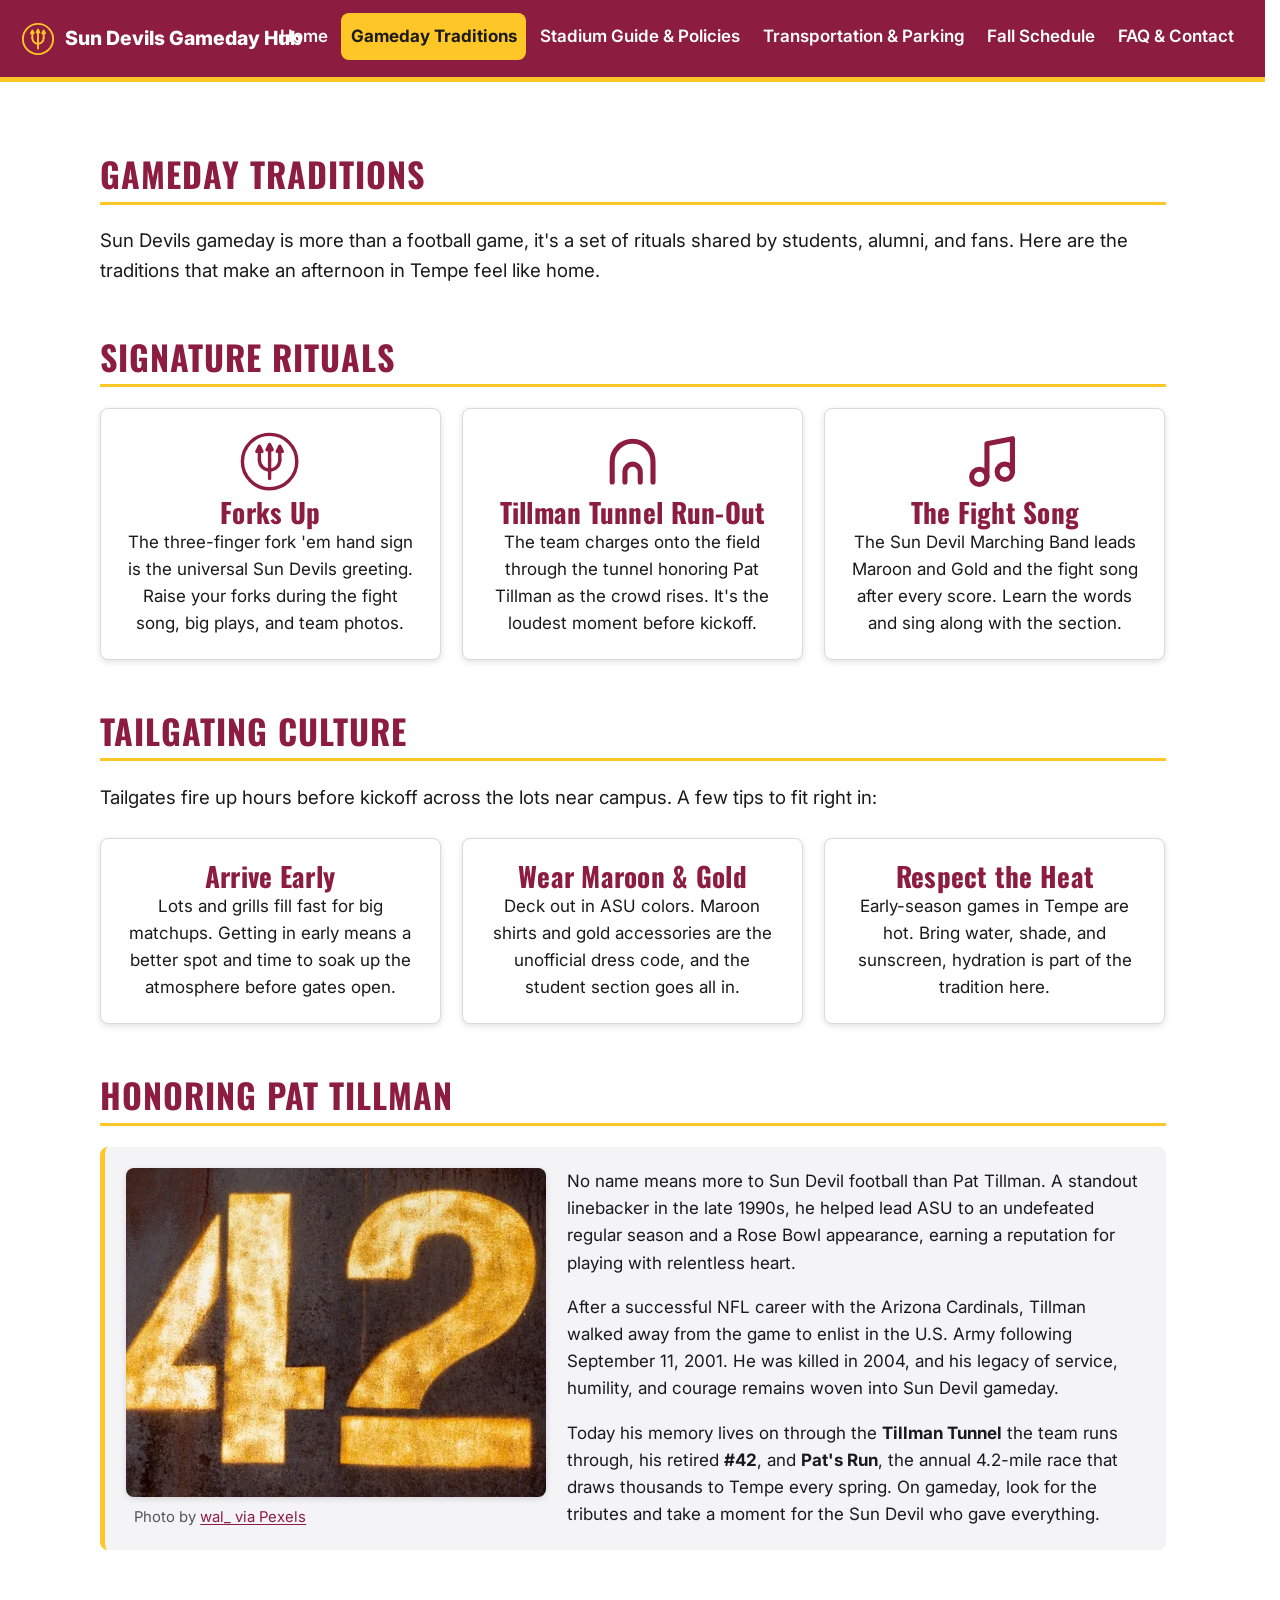
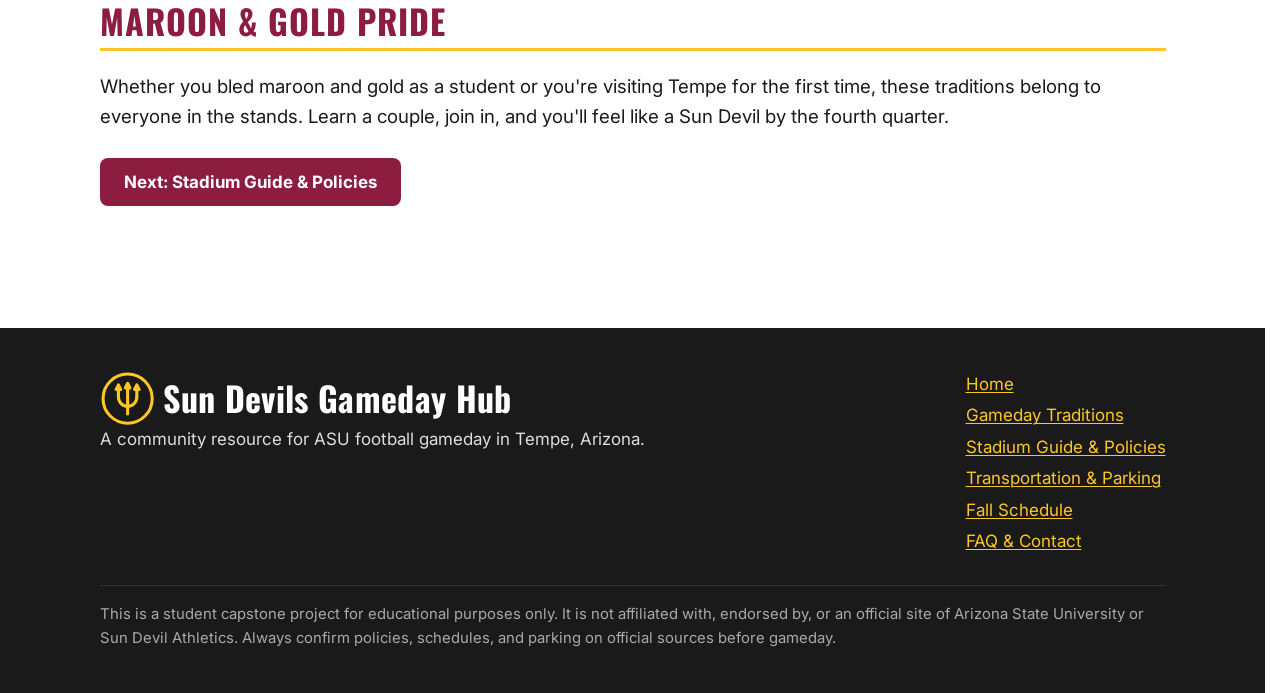
<file: traditions.html>
<!--Boiler plate-->
<!DOCTYPE html>
<html lang="en">
<head>
  <!-- Page setup -->
  <meta charset="UTF-8">
  <meta name="viewport" content="width=device-width, initial-scale=1.0">
  <title>Gameday Traditions | ASU Sun Devils Gameday Hub</title>
  <meta name="description" content="Learn the Sun Devils football gameday traditions: the fork 'em hand sign, Tillman Tunnel, the fight song, tailgating culture, and Maroon &amp; Gold pride.">

  <!-- Inter (body) and Oswald (headings) from Google Fonts.
       display=swap shows the fallback until the web font loads. -->
  <link rel="preconnect" href="https://fonts.googleapis.com">
  <link rel="preconnect" href="https://fonts.gstatic.com" crossorigin>
  <link rel="stylesheet" href="https://fonts.googleapis.com/css2?family=Inter:wght@400;600&family=Oswald:wght@600;700&display=optional">

  <!-- Favicon SVG brand mark, stays crisp on any screen -->
  <link rel="icon" type="image/svg+xml" href="images/favicon.svg">

  <link rel="stylesheet" href="styles.css">
</head>
<body>
  <!-- Skip link for keyboard users -->
  <a class="skip-link" href="#main">Skip to main content</a>

  <!-- Header -->
  <header class="site-header">
    <div class="container">
      <!-- Logo -->
      <a class="brand" href="index.html">
        <!-- Brand logo, inline SVG trident, decorative and aria hidden, gold via currentColor -->
        <svg class="pitchfork" viewBox="-6 -8 36 36" fill="none" stroke="currentColor"
             stroke-width="2" stroke-linecap="round" stroke-linejoin="round"
             aria-hidden="true" focusable="false">
          <!-- Outer circle -->
          <circle cx="12" cy="10" r="16"/>
          <!-- Three caps on the tine tips -->
          <path d="M4.5 4 L7.5 4 L6 1 Z"/>
          <path d="M10.5 3 L13.5 3 L12 0 Z"/>
          <path d="M16.5 4 L19.5 4 L18 1 Z"/>
          <!-- Tines, bowl, and handle -->
          <path d="M6 4v5M12 3v6M18 4v5"/>
          <path d="M6 9a6 6 0 0 0 12 0"/>
          <path d="M12 9v11"/>
        </svg>
        <span>Sun Devils Gameday Hub</span>
      </a>

      <!-- Menu button. This checkbox opens the menu, so it needs a name and
           must stay visible to screen readers. -->
      <input class="nav-toggle-checkbox" type="checkbox" id="nav-toggle" aria-label="Open main menu">
      <label class="nav-toggle" for="nav-toggle"><span aria-hidden="true">☰</span><span class="nav-toggle-label"> Menu</span></label>

      <!-- Nav links -->
      <nav class="main-nav" aria-label="Primary">
        <ul>
          <li><a href="index.html">Home</a></li>
          <li><a href="traditions.html" aria-current="page">Gameday Traditions</a></li>
          <li><a href="stadium.html">Stadium Guide &amp; Policies</a></li>
          <li><a href="transportation.html">Transportation &amp; Parking</a></li>
          <li><a href="schedule.html">Fall Schedule</a></li>
          <li><a href="faq.html">FAQ &amp; Contact</a></li>
        </ul>
      </nav>
    </div>
  </header>

  <!-- Main content. tabindex="-1" lets the skip link move focus here, so
       keyboard users land in the content. -->
  <main id="main" tabindex="-1">
    <div class="container">
      <section aria-labelledby="page-title">
        <h1 class="section-title" id="page-title">Gameday Traditions</h1>
        <p class="lede">Sun Devils gameday is more than a football game, it's a set of rituals shared by students, alumni, and fans. Here are the traditions that make an afternoon in Tempe feel like home.</p>
      </section>

      <section aria-labelledby="rituals-title">
        <h2 class="section-title" id="rituals-title">Signature Rituals</h2>
        <!-- Ritual card icons are inline SVG (decorative, aria-hidden) so CSS can
             tint them via currentColor. -->
        <div class="card-grid cols-3">
          <!-- Forks Up card (the brand trident, reused as a decorative icon) -->
          <article class="card">
            <h3>
              <svg class="card-icon" viewBox="-6 -8 36 36" fill="none"
                   stroke="currentColor" stroke-width="2"
                   stroke-linecap="round" stroke-linejoin="round"
                   aria-hidden="true" focusable="false">
                <circle cx="12" cy="10" r="16"/>
                <path d="M4.5 4 L7.5 4 L6 1 Z"/>
                <path d="M10.5 3 L13.5 3 L12 0 Z"/>
                <path d="M16.5 4 L19.5 4 L18 1 Z"/>
                <path d="M6 4v5M12 3v6M18 4v5"/>
                <path d="M6 9a6 6 0 0 0 12 0"/>
                <path d="M12 9v11"/>
              </svg>
              Forks Up
            </h3>
            <p>The three-finger fork 'em hand sign is the universal Sun Devils greeting. Raise your forks during the fight song, big plays, and team photos.</p>
          </article>

          <!-- Tillman Tunnel card (decorative tunnel-arch icon) -->
          <article class="card">
            <h3>
              <svg class="card-icon" viewBox="0 0 24 24" fill="none"
                   stroke="currentColor" stroke-width="2"
                   stroke-linecap="round" stroke-linejoin="round"
                   aria-hidden="true" focusable="false">
                <path d="M4 20v-8a8 8 0 0 1 16 0v8"/>
                <path d="M9 20v-4a3 3 0 0 1 6 0v4"/>
              </svg>
              Tillman Tunnel Run-Out
            </h3>
            <p>The team charges onto the field through the tunnel honoring Pat Tillman as the crowd rises. It's the loudest moment before kickoff.</p>
          </article>

          <!-- Fight Song card (decorative music-note icon) -->
          <article class="card">
            <h3>
              <svg class="card-icon" viewBox="0 0 24 24" fill="none"
                   stroke="currentColor" stroke-width="2"
                   stroke-linecap="round" stroke-linejoin="round"
                   aria-hidden="true" focusable="false">
                <path d="M9 18V5l10-2v13"/>
                <circle cx="6" cy="18" r="3"/>
                <circle cx="16" cy="16" r="3"/>
              </svg>
              The Fight Song
            </h3>
            <p>The Sun Devil Marching Band leads Maroon and Gold and the fight song after every score. Learn the words and sing along with the section.</p>
          </article>
        </div>
      </section>

      <section aria-labelledby="tailgate-title">
        <h2 class="section-title" id="tailgate-title">Tailgating Culture</h2>
        <p class="lede">Tailgates fire up hours before kickoff across the lots near campus. A few tips to fit right in:</p>
        <!-- cols-3 so these three cards match the width of the Signature Rituals cards above -->
        <div class="card-grid cols-3">
          <article class="card">
            <h3>Arrive Early</h3>
            <p>Lots and grills fill fast for big matchups. Getting in early means a better spot and time to soak up the atmosphere before gates open.</p>
          </article>
          <article class="card">
            <h3>Wear Maroon &amp; Gold</h3>
            <p>Deck out in ASU colors. Maroon shirts and gold accessories are the unofficial dress code, and the student section goes all in.</p>
          </article>
          <article class="card">
            <h3>Respect the Heat</h3>
            <p>Early-season games in Tempe are hot. Bring water, shade, and sunscreen, hydration is part of the tradition here.</p>
          </article>
        </div>
      </section>

      <section aria-labelledby="tillman-title">
        <h2 class="section-title" id="tillman-title">Honoring Pat Tillman</h2>
        <!-- Tribute block. The photo shows the number 42, Tillman's retired
             jersey number, and the text beside it tells his story. WebP first
             with a JPEG fallback, and width/height + aspect-ratio hold the
             box so nothing jumps as it loads. -->
        <div class="tribute">
          <figure class="tribute-media">
            <picture>
              <source type="image/webp"
                      srcset="images/tribute-42-400.webp 400w,
                              images/tribute-42-640.webp 640w,
                              images/tribute-42-900.webp 900w"
                      sizes="(min-width: 40rem) 420px, 90vw">
              <img class="tribute-photo"
                   src="images/tribute-42-640.jpg"
                   srcset="images/tribute-42-400.jpg 400w,
                           images/tribute-42-640.jpg 640w,
                           images/tribute-42-900.jpg 900w"
                   sizes="(min-width: 40rem) 420px, 90vw"
                   alt="A textured, grunge number 42 painted in bright yellow on an aged metal surface, echoing Pat Tillman's retired jersey number."
                   width="900" height="600" loading="lazy" decoding="async">
            </picture>
            <figcaption class="media-credit">
              Photo by
              <a href="https://www.pexels.com/photo/rustic-number-42-painted-on-metal-surface-36353551/" rel="noopener noreferrer" target="_blank">wal_ via Pexels<span class="sr-only"> (opens in a new tab)</span></a>
            </figcaption>
          </figure>
          <div class="tribute-text">
            <p>No name means more to Sun Devil football than Pat Tillman. A standout linebacker in the late 1990s, he helped lead ASU to an undefeated regular season and a Rose Bowl appearance, earning a reputation for playing with relentless heart.</p>
            <p>After a successful NFL career with the Arizona Cardinals, Tillman walked away from the game to enlist in the U.S. Army following September 11, 2001. He was killed in 2004, and his legacy of service, humility, and courage remains woven into Sun Devil gameday.</p>
            <p>Today his memory lives on through the <strong>Tillman Tunnel</strong> the team runs through, his retired <strong>#42</strong>, and <strong>Pat's Run</strong>, the annual 4.2-mile race that draws thousands to Tempe every spring. On gameday, look for the tributes and take a moment for the Sun Devil who gave everything.</p>
          </div>
        </div>
      </section>

      <section aria-labelledby="pride-title">
        <h2 class="section-title" id="pride-title">Maroon &amp; Gold Pride</h2>
        <p class="lede">Whether you bled maroon and gold as a student or you're visiting Tempe for the first time, these traditions belong to everyone in the stands. Learn a couple, join in, and you'll feel like a Sun Devil by the fourth quarter.</p>
        <p class="next-link"><a class="btn" href="stadium.html">Next: Stadium Guide &amp; Policies</a></p>
      </section>
    </div>
  </main>

  <!-- Footer -->
  <footer class="site-footer">
    <div class="container">
      <div class="footer-grid">
        <div>
          <!-- Footer logo, larger copy of the header trident -->
          <h2 class="footer-brand">
            <svg class="footer-logo" viewBox="-6 -8 36 36" fill="none" stroke="currentColor"
                 stroke-width="2" stroke-linecap="round" stroke-linejoin="round"
                 aria-hidden="true" focusable="false">
              <circle cx="12" cy="10" r="16"/>
              <path d="M4.5 4 L7.5 4 L6 1 Z"/>
              <path d="M10.5 3 L13.5 3 L12 0 Z"/>
              <path d="M16.5 4 L19.5 4 L18 1 Z"/>
              <path d="M6 4v5M12 3v6M18 4v5"/>
              <path d="M6 9a6 6 0 0 0 12 0"/>
              <path d="M12 9v11"/>
            </svg>
            Sun Devils Gameday Hub
          </h2>
          <p>A community resource for ASU football gameday in Tempe, Arizona.</p>
        </div>
        <!-- Footer nav -->
        <nav aria-label="Footer">
          <ul>
            <li><a href="index.html">Home</a></li>
            <li><a href="traditions.html">Gameday Traditions</a></li>
            <li><a href="stadium.html">Stadium Guide &amp; Policies</a></li>
            <li><a href="transportation.html">Transportation &amp; Parking</a></li>
            <li><a href="schedule.html">Fall Schedule</a></li>
            <li><a href="faq.html">FAQ &amp; Contact</a></li>
          </ul>
        </nav>
      </div>
      <!-- Disclaimer -->
      <p class="disclaimer">
        This is a student capstone project for educational purposes only. It is not affiliated with, endorsed by, or an official site of Arizona State University or Sun Devil Athletics. Always confirm policies, schedules, and parking on official sources before gameday.
      </p>
    </div>
  </footer>
</body>
</html>
</file>
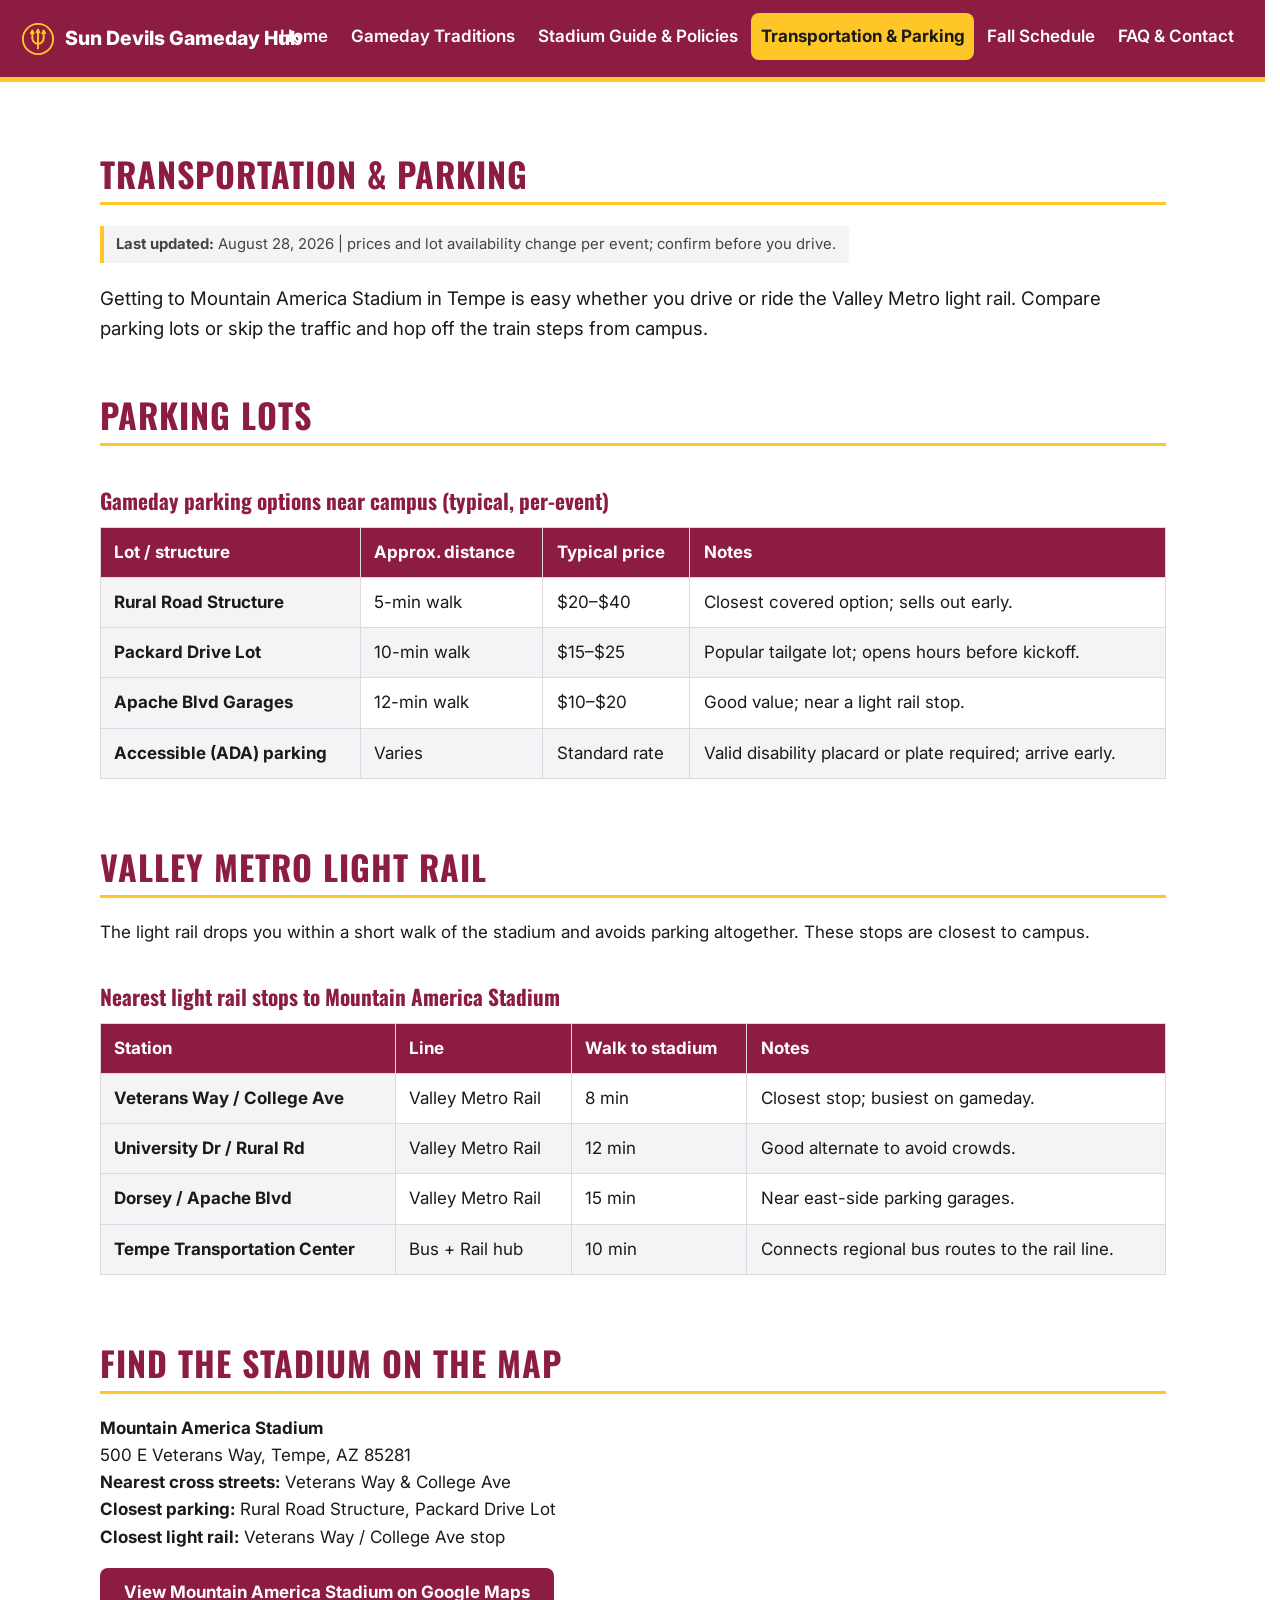
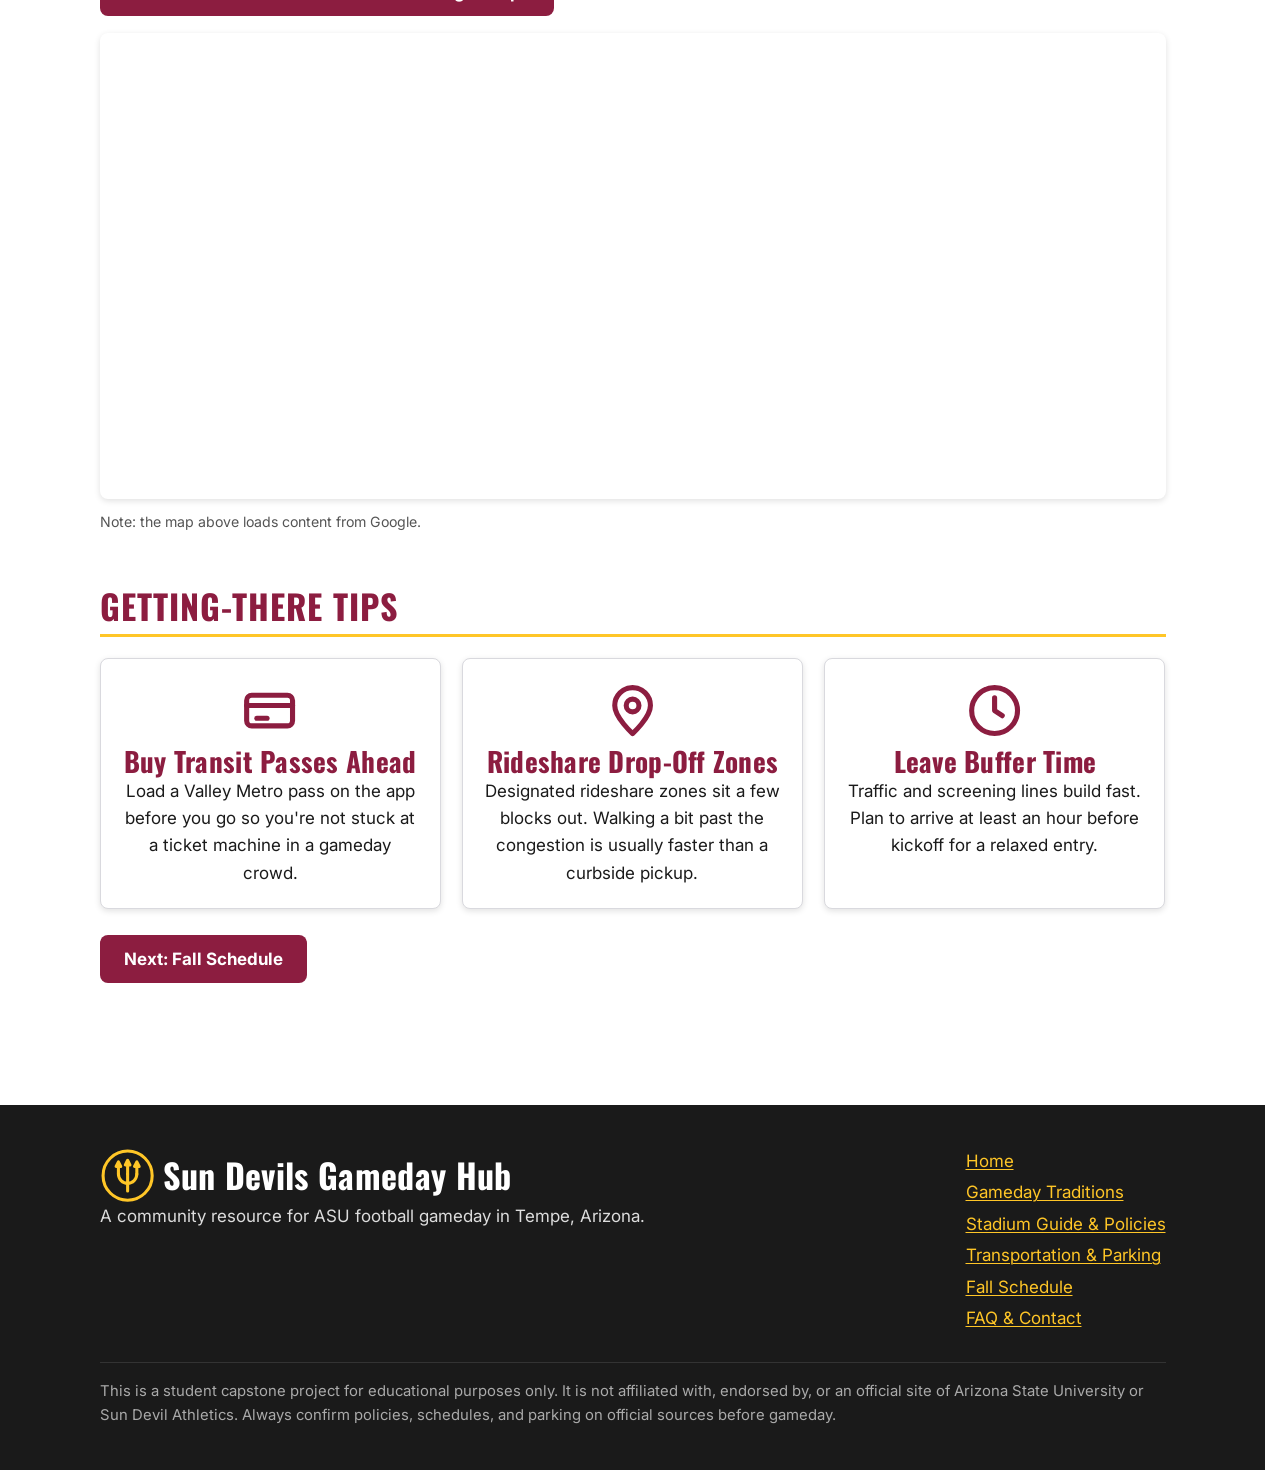
<file: transportation.html>
<!DOCTYPE html>
<html lang="en">
<head>
  <meta charset="UTF-8">
  <meta name="viewport" content="width=device-width, initial-scale=1.0">
  <title>Transportation &amp; Parking | ASU Sun Devils Gameday Hub</title>
  <meta name="description" content="Parking lots, prices, accessible options, and Valley Metro light rail routes to Mountain America Stadium for ASU Sun Devils football gamedays in Tempe.">
  <!-- Inter (body) and Oswald (headings) from Google Fonts.
       display=swap shows the fallback until the web font loads.
       This page also has the Google Maps embed (see below). -->
  <link rel="preconnect" href="https://fonts.googleapis.com">
  <link rel="preconnect" href="https://fonts.gstatic.com" crossorigin>
  <link rel="stylesheet" href="https://fonts.googleapis.com/css2?family=Inter:wght@400;600&family=Oswald:wght@600;700&display=optional">

  <!-- Favicon SVG brand mark, stays crisp on any screen -->
  <link rel="icon" type="image/svg+xml" href="images/favicon.svg">

  <link rel="stylesheet" href="styles.css">
</head>
<body>
  <a class="skip-link" href="#main">Skip to main content</a>

  <header class="site-header">
    <div class="container">
      <a class="brand" href="index.html">
        <!-- Brand logo, inline SVG trident, decorative and aria hidden, gold via currentColor -->
        <svg class="pitchfork" viewBox="-6 -8 36 36" fill="none" stroke="currentColor"
             stroke-width="2" stroke-linecap="round" stroke-linejoin="round"
             aria-hidden="true" focusable="false">
          <!-- Outer circle -->
          <circle cx="12" cy="10" r="16"/>
          <!-- Three caps on the tine tips -->
          <path d="M4.5 4 L7.5 4 L6 1 Z"/>
          <path d="M10.5 3 L13.5 3 L12 0 Z"/>
          <path d="M16.5 4 L19.5 4 L18 1 Z"/>
          <!-- Tines, bowl, and handle -->
          <path d="M6 4v5M12 3v6M18 4v5"/>
          <path d="M6 9a6 6 0 0 0 12 0"/>
          <path d="M12 9v11"/>
        </svg>
        <span>Sun Devils Gameday Hub</span>
      </a>

      <!-- Menu button. This checkbox opens the menu, so it needs a name and
           must stay visible to screen readers. -->
      <input class="nav-toggle-checkbox" type="checkbox" id="nav-toggle" aria-label="Open main menu">
      <label class="nav-toggle" for="nav-toggle"><span aria-hidden="true">☰</span><span class="nav-toggle-label"> Menu</span></label>

      <nav class="main-nav" aria-label="Primary">
        <ul>
          <li><a href="index.html">Home</a></li>
          <li><a href="traditions.html">Gameday Traditions</a></li>
          <li><a href="stadium.html">Stadium Guide &amp; Policies</a></li>
          <!-- Transportation & Parking -->
          <li><a href="transportation.html" aria-current="page">Transportation &amp; Parking</a></li>
          <li><a href="schedule.html">Fall Schedule</a></li>
          <li><a href="faq.html">FAQ &amp; Contact</a></li>
        </ul>
      </nav>
    </div>
  </header>

  <!-- Main content. tabindex="-1" lets the skip link move focus here, so
       keyboard users land in the content. -->
  <main id="main" tabindex="-1">
    <div class="container">
      <section aria-labelledby="page-title">
        <h1 class="section-title" id="page-title">Transportation &amp; Parking</h1>
        <p class="updated"><strong>Last updated:</strong> August 28, 2026 | prices and lot availability change per event; confirm before you drive.</p>
        <p class="lede">Getting to Mountain America Stadium in Tempe is easy whether you drive or ride the Valley Metro light rail. Compare parking lots or skip the traffic and hop off the train steps from campus.</p>
      </section>

      <section aria-labelledby="parking-title">
        <h2 class="section-title" id="parking-title">Parking Lots</h2>
        <div class="table-wrap">
          <table class="data">
            <caption>Gameday parking options near campus (typical, per-event)</caption>
            <thead>
              <tr>
                <th scope="col">Lot / structure</th>
                <th scope="col">Approx. distance</th>
                <th scope="col">Typical price</th>
                <th scope="col">Notes</th>
              </tr>
            </thead>
            <tbody>
              <tr>
                <th scope="row">Rural Road Structure</th>
                <td>5-min walk</td>
                <td>$20&ndash;$40</td>
                <td>Closest covered option; sells out early.</td>
              </tr>
              <tr>
                <th scope="row">Packard Drive Lot</th>
                <td>10-min walk</td>
                <td>$15&ndash;$25</td>
                <td>Popular tailgate lot; opens hours before kickoff.</td>
              </tr>
              <tr>
                <th scope="row">Apache Blvd Garages</th>
                <td>12-min walk</td>
                <td>$10&ndash;$20</td>
                <td>Good value; near a light rail stop.</td>
              </tr>
              <tr>
                <th scope="row">Accessible (ADA) parking</th>
                <td>Varies</td>
                <td>Standard rate</td>
                <td>Valid disability placard or plate required; arrive early.</td>
              </tr>
            </tbody>
          </table>
        </div>
      </section>

      <section aria-labelledby="lightrail-title">
        <h2 class="section-title" id="lightrail-title">Valley Metro Light Rail</h2>
        <p>The light rail drops you within a short walk of the stadium and avoids parking altogether. These stops are closest to campus.</p>
        <div class="table-wrap">
          <table class="data">
            <caption>Nearest light rail stops to Mountain America Stadium</caption>
            <thead>
              <tr>
                <th scope="col">Station</th>
                <th scope="col">Line</th>
                <th scope="col">Walk to stadium</th>
                <th scope="col">Notes</th>
              </tr>
            </thead>
            <tbody>
              <tr>
                <th scope="row">Veterans Way / College Ave</th>
                <td>Valley Metro Rail</td>
                <td>8 min</td>
                <td>Closest stop; busiest on gameday.</td>
              </tr>
              <tr>
                <th scope="row">University Dr / Rural Rd</th>
                <td>Valley Metro Rail</td>
                <td>12 min</td>
                <td>Good alternate to avoid crowds.</td>
              </tr>
              <tr>
                <th scope="row">Dorsey / Apache Blvd</th>
                <td>Valley Metro Rail</td>
                <td>15 min</td>
                <td>Near east-side parking garages.</td>
              </tr>
              <tr>
                <th scope="row">Tempe Transportation Center</th>
                <td>Bus + Rail hub</td>
                <td>10 min</td>
                <td>Connects regional bus routes to the rail line.</td>
              </tr>
            </tbody>
          </table>
        </div>
      </section>

      <!-- Stadium location map -->
      <section aria-labelledby="map-title">
        <h2 class="section-title" id="map-title">Find the Stadium on the Map</h2>

        <!-- Plain-text address, so the location works even if the map fails to load -->
        <address class="map-alt">
          <strong>Mountain America Stadium</strong><br>
          500 E Veterans Way, Tempe, AZ 85281<br>
          <strong>Nearest cross streets:</strong> Veterans Way &amp; College Ave<br>
          <strong>Closest parking:</strong> Rural Road Structure, Packard Drive Lot<br>
          <strong>Closest light rail:</strong> Veterans Way / College Ave stop
        </address>

        <!-- Direct link to the map, usable without the embed -->
        <p>
          <a class="btn" href="https://www.google.com/maps/search/?api=1&amp;query=Mountain+America+Stadium+Tempe+AZ"
             target="_blank" rel="noopener noreferrer">
            View Mountain America Stadium on Google Maps<span class="sr-only"> (opens in a new tab)</span>
          </a>
        </p>

        <!-- Sized wrapper reserves space so the page does not jump on load -->
        <div class="map-embed">
          <!-- Google Maps embed, titled and lazy-loaded -->
          <iframe
            src="https://www.google.com/maps?q=Mountain+America+Stadium,+Tempe,+AZ&amp;output=embed"
            title="Map showing the location of Mountain America Stadium in Tempe, Arizona"
            width="600" height="450"
            loading="lazy"
            referrerpolicy="no-referrer-when-downgrade">
          </iframe>
        </div>

        <!-- Note the embed loads content from Google -->
        <p class="map-note">
          <small>Note: the map above loads content from Google.</small>
        </p>
      </section>

      <section aria-labelledby="tips-title">
        <h2 class="section-title" id="tips-title">Getting-There Tips</h2>
        <!-- Tip card icons are inline SVG, decorative and aria hidden, so CSS
             can tint them via currentColor. -->
        <div class="card-grid">
          <!-- Transit pass tip, decorative fare card icon -->
          <article class="card">
            <h3>
              <svg class="card-icon" viewBox="0 0 24 24" fill="none"
                   stroke="currentColor" stroke-width="2"
                   stroke-linecap="round" stroke-linejoin="round"
                   aria-hidden="true" focusable="false">
                <rect x="3" y="6" width="18" height="12" rx="2"/>
                <path d="M3 10h18"/>
                <path d="M7 15h4"/>
              </svg>
              Buy Transit Passes Ahead
            </h3>
            <p>Load a Valley Metro pass on the app before you go so you're not stuck at a ticket machine in a gameday crowd.</p>
          </article>
          <!-- Rideshare tip, decorative map pin icon -->
          <article class="card">
            <h3>
              <svg class="card-icon" viewBox="0 0 24 24" fill="none"
                   stroke="currentColor" stroke-width="2"
                   stroke-linecap="round" stroke-linejoin="round"
                   aria-hidden="true" focusable="false">
                <path d="M12 21s7-6.3 7-11a7 7 0 0 0-14 0c0 4.7 7 11 7 11z"/>
                <circle cx="12" cy="10" r="2.5"/>
              </svg>
              Rideshare Drop-Off Zones
            </h3>
            <p>Designated rideshare zones sit a few blocks out. Walking a bit past the congestion is usually faster than a curbside pickup.</p>
          </article>
          <!-- Buffer time tip, decorative clock icon -->
          <article class="card">
            <h3>
              <svg class="card-icon" viewBox="0 0 24 24" fill="none"
                   stroke="currentColor" stroke-width="2"
                   stroke-linecap="round" stroke-linejoin="round"
                   aria-hidden="true" focusable="false">
                <circle cx="12" cy="12" r="9"/>
                <path d="M12 7v5l3 2"/>
              </svg>
              Leave Buffer Time
            </h3>
            <p>Traffic and screening lines build fast. Plan to arrive at least an hour before kickoff for a relaxed entry.</p>
          </article>
        </div>
        <p class="next-link"><a class="btn" href="schedule.html">Next: Fall Schedule</a></p>
      </section>
    </div>
  </main>

  <footer class="site-footer">
    <div class="container">
      <div class="footer-grid">
        <div>
          <!-- Footer logo, larger copy of the header trident -->
          <h2 class="footer-brand">
            <svg class="footer-logo" viewBox="-6 -8 36 36" fill="none" stroke="currentColor"
                 stroke-width="2" stroke-linecap="round" stroke-linejoin="round"
                 aria-hidden="true" focusable="false">
              <circle cx="12" cy="10" r="16"/>
              <path d="M4.5 4 L7.5 4 L6 1 Z"/>
              <path d="M10.5 3 L13.5 3 L12 0 Z"/>
              <path d="M16.5 4 L19.5 4 L18 1 Z"/>
              <path d="M6 4v5M12 3v6M18 4v5"/>
              <path d="M6 9a6 6 0 0 0 12 0"/>
              <path d="M12 9v11"/>
            </svg>
            Sun Devils Gameday Hub
          </h2>
          <p>A community resource for ASU football gameday in Tempe, Arizona.</p>
        </div>
        <nav aria-label="Footer">
          <ul>
            <li><a href="index.html">Home</a></li>
            <li><a href="traditions.html">Gameday Traditions</a></li>
            <li><a href="stadium.html">Stadium Guide &amp; Policies</a></li>
            <!-- Transportation & Parking -->
            <li><a href="transportation.html">Transportation &amp; Parking</a></li>
            <li><a href="schedule.html">Fall Schedule</a></li>
            <li><a href="faq.html">FAQ &amp; Contact</a></li>
          </ul>
        </nav>
      </div>
      <p class="disclaimer">
        This is a student capstone project for educational purposes only. It is not affiliated with, endorsed by, or an official site of Arizona State University or Sun Devil Athletics. Always confirm policies, schedules, and parking on official sources before gameday.
      </p>
    </div>
  </footer>
</body>
</html>
</file>
<file: styles.css>
/*
  styles.css
  ASU Sun Devils Football Gameday Hub
  Author: Rey Olvera
  Course: GIT 515 Advanced Web Coding
  Professor : Hillerman
  Date: September 20, 2026, Module 4
*/

/* Cascade layers. This sets the order once. Later layers beat earlier ones,
   no matter where a rule sits in the file. Order: tokens (variables), base
   (element defaults), layout (page frame), components (the pieces). */
@layer tokens, base, layout, components;

@layer tokens {

:root {

  /* Brand colors */
  --maroon:        #8c1d40;  
  --maroon-dark:   #6a1531; 
  --gold:          #ffc627;  
  --gold-dark:     #e6b000; 

  /* Neutrals */
  --ink:           #1a1a1a; 
  --paper:         #ffffff;  
  --mist:          #f4f4f6;  
  --line:          #d9d9de; 

  /* Feedback colors */
  --error:         #c62828;  
  --error-dark:    #8e0000; 
  --error-bg:      #fff5f5;  
  --visited:       #5a0e28;  

  /* Focus ring colors */
  --focus:         #0b5fff;  
  --focus-invert:  #ffffff;  

  /* Font families The Fallback faces are defined at the bottom of this
     file and are sized to match the web font, so the swap barely moves the
     layout. Plain system fonts come last as a safety net. */
  --font-body:     "Inter", "Inter Fallback", "Segoe UI", Roboto, Helvetica, Arial, sans-serif;
  --font-heading:  "Oswald", "Oswald Fallback", "Segoe UI", Roboto, Helvetica, Arial, sans-serif;

  /* Font sizes */
  --text-sm:    0.875rem;               
  --text-base:  1rem;                   
  --text-lg:    1.1rem;                 
  --text-xl:    1.25rem;                
  --text-2xl:   1.6rem;                
  --text-3xl:   2rem;                  
  --text-hero:  clamp(1.8rem, 5vw, 3rem); 

  /* Line heights */
  --leading-tight: 1.2; 
  --leading-body:  1.6; 

  /* Spacing scale */
  --space-xs:   0.25rem;  
  --space-sm:   0.5rem;   
  --space-md:   1rem;   
  --space-lg:   1.25rem;  
  --space-xl:   1.5rem;   
  --space-2xl:  2.5rem;  
  --space-3xl:  3rem;   

  /* Grid gap alias, points at the base spacing step */
  --gap: var(--space-lg);

  /* Fluid spacing that scales with the viewport between a floor and a
     ceiling, so spacing tightens on phones and opens up on desktops without
     a media query. Used on main and section. */
  --space-fluid-md: clamp(1rem, 0.6rem + 2vw, 1.75rem);
  --space-fluid-lg: clamp(1.5rem, 1rem + 3vw, 3rem);
  --space-fluid-xl: clamp(2rem, 1.2rem + 4vw, 4.5rem);

  /* Smallest a grid column can get before the grid drops to fewer columns.
     Based on where the text starts to feel cramped, around 15rem. */
  --col-min:       15rem;   
  --col-min-wide:  20rem;  

  /* Shape and shadow */
  --radius:      8px;                       
  --radius-sm:   4px;                        
  --radius-pill: 9999px;                    
  --shadow:      0 2px 6px rgba(0, 0, 0, 0.12);   
  --shadow-md:   0 4px 12px rgba(0, 0, 0, 0.16);  

  /* Max-widths */
  --max-width:  1100px;  
  --max-form:    520px;  
  --max-lede:    65ch;   
  --max-hero-p:  42ch;  

  /* Focus ring size */
  --focus-width:  3px;   
  --focus-offset: 2px;   


  /* Component tokens component by editing its tokens here,
     without touching the rules further down the file. */

  /* nav */
  --nav-bg:           var(--maroon);      
  --nav-link-color:   var(--paper);     
  --nav-link-hover:   var(--maroon-dark);   
  --nav-active-bg:    var(--gold);          
  --nav-active-color: var(--ink);         
  --nav-border:       5px solid var(--gold);

  /* card */
  --card-bg:      var(--paper);           
  --card-border:  1px solid var(--line);    
  --card-radius:  var(--radius);        
  --card-shadow:  var(--shadow);       
  --card-padding: var(--space-lg);        

  /* button */
  --btn-bg:         var(--maroon);       
  --btn-color:      var(--paper);        
  --btn-hover-bg:   var(--maroon-dark);    
  --btn-padding-y:  0.7rem;                
  --btn-padding-x:  1.3rem;               
  --btn-radius:     var(--radius);         
  --btn-border:     2px solid transparent;  

  /* table */
  --tbl-head-bg:    var(--maroon);       
  --tbl-head-color: var(--paper);         
  --tbl-row-bg:     var(--mist);          
  --tbl-caption:    var(--maroon);     
  --tbl-cell-pad-y: 0.65rem;           
  --tbl-cell-pad-x: 0.8rem;          

  /* form field */
  --field-border:         1px solid var(--line);   
  --field-radius:         var(--radius);           
  --field-focus-color:    var(--focus);           
  --field-invalid-border: 2px solid var(--error);  
  --field-invalid-bg:     var(--error-bg);         
  --req-color:            var(--error);            

  /* callout and the last updated stamp */
  --callout-bg:     var(--mist);            
  --callout-border: 4px solid var(--gold);  
}

} /* end @layer tokens */


@layer base {

/* Zero out default spacing and use border-box everywhere for predictable
   sizing */
*,
*::before,
*::after {
  box-sizing: border-box;
  margin: 0;
  padding: 0;
}

/* Smooth in-page scrolling, keep text size steady on rotate, and always
   reserve room for the scrollbar so page width stays consistent. */
html {
  scroll-behavior: smooth;
  scrollbar-gutter: stable;
  -webkit-text-size-adjust: 100%;
  text-size-adjust: 100%;
  font-size: 106.25%;
}

/* Default text and page background. overflow-x: hidden keeps the page from
   scrolling sideways; wide tables scroll inside their own .table-wrap. */
body {
  font-family: var(--font-body);
  font-size: var(--text-base);
  line-height: var(--leading-body);
  color: var(--ink);
  background: var(--paper);
  overflow-x: hidden;
}

/* Every heading shares Oswald and the same weight and color */
h1, h2, h3, h4, h5, h6 {
  font-family: var(--font-heading);
  font-weight: 700;
  line-height: var(--leading-tight);
  color: var(--maroon);
  letter-spacing: 0.01em;
}

/* Set heading sizes explicitly so browsers can't fall back to their own
   defaults, which drift once the font is swapped */
h1 { font-size: var(--text-hero); }
h2 { font-size: var(--text-3xl); }
h3 { font-size: var(--text-2xl); }
h4 { font-size: var(--text-xl); }

p {
  margin-bottom: var(--space-md);
}
p:last-child {
  margin-bottom: 0;
}

/* Indent lists enough that the bullets and numbers actually show */
ul, ol {
  padding-left: var(--space-xl);
}

li {
  margin-bottom: var(--space-xs);
}

/* Keep media from spilling out of its container */
img, video {
  max-width: 100%;
  height: auto;
  display: block;
}

/* Body links, maroon with a visible underline good for accessibility */
a {
  color: var(--maroon);
  text-decoration: underline;
  text-decoration-thickness: 1px;
  text-underline-offset: 2px;
}

/* Visited links go dark maroon instead of that default browser purple */
a:visited {
  color: var(--visited);
}

table {
  border-collapse: collapse;
}

/* Keep sub/superscript from throwing off the line height */
sub, sup {
  font-size: 75%;
  line-height: 0;
  position: relative;
  vertical-align: baseline;
}
sup { top: -0.5em; }
sub { bottom: -0.25em; }

/* Reduced-motion preference. Turn off animations and smooth scroll. */
@media (prefers-reduced-motion: reduce) {
  html {
    scroll-behavior: auto;
  }
  *,
  *::before,
  *::after {
    animation-duration: 0.01ms !important;
    animation-iteration-count: 1 !important;
    transition-duration: 0.01ms !important;
  }
}

/* Higher-contrast preference. Darker borders, a deeper tint, and a thicker
   focus ring. Since the design runs on tokens, changing a few here re-skins
   every component at once. */
@media (prefers-contrast: more) {
  :root {
    --line:        #6b6b73;  
    --card-border: 1px solid var(--ink);
    --mist:        #ececf0;   
    --focus-width: 4px;       
  }
  /* Make sure buttons and callout accents don't rely on subtle edges. */
  .btn,
  .callout,
  .stat,
  .spotlight {
    border-color: var(--ink);
  }
}

} /* end @layer base */


@layer layout {

/* Center the content and cap its width on big screens. It uses logical
   properties so it follows the writing direction, and min() shrinks the side
   padding on very narrow screens. */
.container {
  inline-size: 100%;
  max-inline-size: var(--max-width);
  margin-inline: auto;
  padding-inline: min(var(--space-md), 5vw);
}

/* Vertical padding that scales smoothly with the viewport. */
main {
  padding-block: var(--space-fluid-xl);
}

/* When the hero is the first thing in main, remove main's top padding so the
   hero sits directly under the header. */
main:has(> .hero:first-child) {
  padding-block-start: 0;
}
main > .hero:first-child {
  margin-block-end: var(--space-fluid-lg);
}

/* Even spacing under each section, except the last one so it doesn't
   stack with the footer. Fluid token so the gap scales with the viewport. */
section {
  margin-block-end: var(--space-fluid-lg);
}
section:last-child {
  margin-block-end: 0;
}

} /* end @layer layout */


@layer components {

/* Skip link, so keyboard users can jump straight to the main content. It
   sits off screen and only appears once it's tabbed to. */
.skip-link {
  position: absolute;
  inset-inline-start: -999px;
  inset-block-start: var(--space-sm);
  background: var(--gold);
  color: var(--ink);
  padding-block: 0.6rem;
  padding-inline: var(--space-md);
  z-index: 1000;
  font-weight: 700;
  border-radius: var(--radius);
  text-decoration: none;
}
.skip-link:focus {
  inset-inline-start: var(--space-md);
}

/* Main takes focus from the skip link but is not a control, so it shows no
   focus outline. */
main:focus {
  outline: none;
}

/* Card grid that sorts out its own columns, no per device media queries.
   Flexbox is the fallback and Grid takes over below. The auto-fit line fits
   as many columns as it can at --col-min each, so it's one column on phones
   and more as the screen gets wider. The nested min() keeps it from
   overflowing on screens narrower than --col-min. */
.card-grid {
  display: flex;
  flex-wrap: wrap;
  gap: var(--gap);
  align-items: stretch;
}
.card-grid > .card {
  flex: 1 1 var(--col-min);
}

/* Grid upgrade browsers without Grid keep the flexbox rules above. */
@supports (display: grid) {
  .card-grid {
    display: grid;
    grid-template-columns: repeat(auto-fit, minmax(min(var(--col-min), 100%), 1fr));
  }
  .card-grid > .card {
    flex: initial;
  }

  /* Quick links uses a bigger minimum so it lands on 3 columns on desktop. */
  .card-grid.cols-3 {
    grid-template-columns: repeat(auto-fit, minmax(min(var(--col-min-wide), 100%), 1fr));
  }
}

/* Lets a wide table scroll sideways on small screens instead of stretching
   the page.Overflow-x is the fallback and overflow-inline.*/
.table-wrap {
  overflow-x: auto;
  overflow-inline: auto;
  -webkit-overflow-scrolling: touch;
  scrollbar-color: var(--maroon) var(--mist);
  border-radius: var(--radius);
}


/* Stat grid for Gameday at a glance. Using auto-fill instead of auto-fit
   keeps the cards the same width rather than stretching a lone card across
   the whole row. Each card is a two-row grid with the label over the value,
   and with subgrid the labels and values line up all the way across. */
.stat-grid {
  display: grid;
  grid-template-columns: repeat(auto-fill, minmax(min(var(--col-min), 100%), 1fr));
  gap: var(--gap);
}
.stat {
  display: grid;
  grid-template-rows: fit-content(4rem) auto;
  gap: var(--space-xs);
  background: var(--card-bg);
  border: var(--card-border);
  border-inline-start: 4px solid var(--gold);
  border-radius: var(--card-radius);
  padding: var(--card-padding);
}

.stat dt {
  font-family: var(--font-heading);
  text-transform: uppercase;
  letter-spacing: 0.03em;
  font-size: var(--text-sm);
  color: var(--maroon);
}

.stat dd {
  margin: 0;
  font-size: var(--text-2xl);
  font-weight: 700;
  line-height: var(--leading-tight);
}

/* Subgrid lines up every card's label row and value row across the whole
   row. It's behind a feature query, so browsers without subgrid just keep
   the fit-content() fallback above. */
@supports (grid-template-rows: subgrid) {
  .stat-grid {
    grid-auto-rows: min-content;
  }
  .stat-grid > .stat {
    grid-row: span 2;
    grid-template-rows: subgrid;
  }
}


/* Site header and nav. It has four states, all done with pure CSS and no
   JavaScript. Mobile with the menu closed, mobile with it open once the
   hidden checkbox is checked, desktop as a row from 992px up, and a middle
   desktop range from 992px to 1399px where some link text is trimmed to fit.
   All the nav rules are kept together on purpose so they don't drift apart. */

/* Full-width maroon bar with a gold underline */
.site-header {
  background: var(--nav-bg);
  color: var(--paper);
  border-bottom: var(--nav-border);
}

/* Brand on the left, hamburger on the right */
.site-header .container {
  display: flex;
  flex-wrap: wrap;
  align-items: center;
  justify-content: space-between;
  gap: var(--space-sm);
  padding-block: 0.75rem;
}

/* The site-name link, pinned left */
.brand {
  display: flex;
  align-items: center;
  gap: 0.6rem;
  color: var(--paper);
  text-decoration: none;
  font-weight: 800;
  font-size: 1.15rem;
  white-space: nowrap;
  flex-shrink: 0;
  margin-left: var(--space-xl);
}

/* Don't let the brand turn purple once visited */
.brand:visited {
  color: var(--paper);
}

/* Brand logo, an inline SVG trident. Gold via currentColor. */
.brand .pitchfork {
  inline-size: 2rem;
  block-size: 2rem;
  color: var(--gold);
  line-height: 1;
  flex-shrink: 0;
}

/* Gold hamburger button, shows on phones and tablets */
.nav-toggle {
  display: inline-flex;
  align-items: center;
  gap: 0.4rem;
  background: var(--gold);
  color: var(--ink);
  border: none;
  padding: 0.5rem 0.8rem;
  border-radius: var(--btn-radius);
  font-weight: 700;
  cursor: pointer;
  margin-left: auto;
}

/* The hidden checkbox that drives the open/close is off-screen */
.nav-toggle-checkbox {
  position: absolute;
  left: -999px;
}

/* On mobile the links stack vertically */
.main-nav ul {
  list-style: none;
  margin: 0;
  padding: 0;
  display: flex;
  flex-direction: column;
  gap: 0.25rem;
}

/* Each link is a full-width tappable block */
.main-nav a {
  display: block;
  color: var(--nav-link-color);
  text-decoration: none;
  padding: 0.6rem 0.75rem;
  border-radius: var(--radius);
  font-weight: 600;
}

/* Keep nav links white after they're visited */
.main-nav a:visited {
  color: var(--nav-link-color);
}

/* Menu starts hidden on mobile until the box is checked */
.main-nav {
  flex-basis: 100%;
}
.nav-toggle-checkbox:not(:checked) ~ .main-nav {
  display: none;
}


/* Hero the banner across the top of the home page. */

/* Photo background with a maroon gradient over it so the white headline
   stays readable. Photo by Patrick Konior via Unsplash, see Build.md. */
.hero {
  background-image:
    linear-gradient(135deg, rgba(140, 29, 64, 0.72), rgba(94, 20, 43, 0.82)),
    url("images/patrick-konior-RgYUCJBmtCA-unsplash.jpg");
  background-size: cover;
  background-position: center;
  background-repeat: no-repeat;
  color: var(--paper);
  padding-block: var(--space-3xl);
  text-align: center;
}

/* Big uppercase headline */
.hero h1 {
  color: var(--paper);
  font-size: var(--text-hero);
  margin: 0 0 var(--space-sm);
  text-transform: uppercase;
  letter-spacing: 0.04em;
}

/* Intro line, kept to a readable width and centered */
.hero p {
  max-width: var(--max-hero-p);
  margin: 0 auto var(--space-xl);
  font-size: var(--text-lg);
}

/* Gold button, hero only. Dark ink text on gold is the contrast-safe pair. */
.hero .btn {
  background: var(--gold);
  color: var(--ink);
}
.hero .btn:hover {
  background: var(--gold-dark);
  color: var(--ink);
}


/* Buttons .btn class covers both links and buttons, and the gold hero
   button above is the only exception. */

/* Base button style for every call-to-action */
.btn {
  display: inline-block;
  background: var(--btn-bg);
  color: var(--btn-color);
  text-decoration: none;
  padding: var(--btn-padding-y) var(--btn-padding-x);
  border-radius: var(--btn-radius);
  font-family: var(--font-body);
  font-size: var(--text-base);
  font-weight: 700;
  border: var(--btn-border);
  cursor: pointer;
  line-height: var(--leading-tight);
  transition: background-color 0.15s ease, color 0.15s ease;
}

/* Keep button text white even after the link's been visited */
.btn:visited {
  color: var(--btn-color);
}


/* Section titles and the intro lede text under them */

/* Maroon uppercase heading with a gold underline */
.section-title {
  font-family: var(--font-heading);
  font-size: var(--text-3xl);
  border-bottom: 3px solid var(--gold);
  padding-bottom: 0.4rem;
  margin-bottom: var(--space-lg);
  text-transform: uppercase;
  letter-spacing: 0.03em;
  color: var(--maroon);
}

/* The intro paragraph under a section title */
.lede {
  font-size: var(--text-lg);
  max-width: none;
  margin-bottom: var(--space-xl);
}


/* Cards, used for quick links on the home page and the tip boxes on the
   Transportation page. Cards in the same row match height, and the button
   always lands at the bottom no matter how much text is above it. */

/* White card with a border, shadow, and column layout */
.card {
  background: var(--card-bg);
  border: var(--card-border);
  border-radius: var(--card-radius);
  box-shadow: var(--card-shadow);
  padding: var(--card-padding);
  display: flex;
  flex-direction: column;
  align-items: center;
  text-align: center;
  height: 100%;
}

.card h3 {
  margin-top: 0;
  font-size: var(--text-2xl);
  display: flex;
  flex-direction: column;
  align-items: center;
  text-align: center;
  gap: var(--space-xs);
}

.card h3 .card-icon {
  inline-size: 2.25em;
  block-size: 2.25em;
  vertical-align: baseline;
  margin-inline-end: 0;
}

.card p {
  flex-grow: 1;
  margin-bottom: 0;
}

.card .btn {
  align-self: center;
  margin-top: var(--space-lg);
}


/* Spotlight, a reusable promo block with an image, heading, blurb, and
   button. It reacts to the width of its own container rather than the whole
   screen, so it stacks in a narrow spot and goes side by side in a wide one.
   The .spotlight-wrap is the container being measured, and the @container
   rule further down switches it to two columns at 30rem. */
.spotlight-wrap {
  container-type: inline-size;
  container-name: spotlight;
}

/* Narrow container default, a single stacked column. */
.spotlight {
  display: grid;
  gap: var(--space-lg);
  align-items: center;
  background: var(--mist);
  border-radius: var(--radius);
  border-inline-start: 5px solid var(--gold);
  padding: var(--space-lg);
}

/* The spotlight photo sits in a figure so it can carry a credit line. The
   figure is the first item in the grid, the media column, with its default
   margins stripped so it sits flush. */
.spotlight-figure {
  margin: 0;
  display: flex;
  flex-direction: column;
  height: 100%;
}

.spotlight-media {
  inline-size: 100%;
  aspect-ratio: 4 / 5;
  flex: 1 1 auto;
  min-block-size: 0;
  object-fit: cover;
  object-position: center;
  border-radius: var(--radius);
  box-shadow: var(--shadow);
}

/* Extra-small credit line under the spotlight photo. */
.media-credit--spotlight {
  margin-top: var(--space-xs);
}

/* Full-height text column so the heading aligns with the top of the photo
   and the button drops to its base. */
.spotlight-body {
  display: flex;
  flex-direction: column;
  height: 100%;
}

.spotlight-body h3 {
  margin-block-start: 0;
  margin-block-end: var(--space-md);
  font-size: var(--text-2xl);
}

.spotlight-body p {
  max-inline-size: var(--max-lede);
  font-size: var(--text-lg);
  line-height: 1.6;
}

/* Button follows the paragraph with a normal gap; align-self stops it
   stretching full width. */
.spotlight-body .btn {
  margin-block-start: var(--space-md);
  align-self: flex-start;
}

/* Once the container is wide enough, go to two columns. The photo column is
   capped at 260px so the text always keeps a usable share. It's behind a
   feature query, so browsers without container queries just keep the stacked
   layout. */
@supports (container-type: inline-size) {
  @container spotlight (inline-size >= 30rem) {
    .spotlight {
      grid-template-columns: fit-content(260px) 1fr;
      align-items: stretch;
    }
  }
}


/* Data tables on the Transportation and Schedule pages. They share the same
   header, row header, zebra stripe, and caption look. */

/* Full-width table, collapsed borders */
table.data {
  width: 100%;
  min-width: 44rem;
  min-inline-size: 44rem;
  border-collapse: collapse;
  margin-block: var(--space-md);
  background: var(--paper);
  font-size: var(--text-base);
}

/* Bold maroon caption above the table */
table.data caption {
  text-align: left;
  font-family: var(--font-heading);
  font-weight: 700;
  font-size: var(--text-xl);
  color: var(--tbl-caption);
  margin-bottom: var(--space-sm);
  caption-side: top;
}

/* Shared padding and border for every cell */
table.data th,
table.data td {
  border: 1px solid var(--line);
  padding: var(--tbl-cell-pad-y) var(--tbl-cell-pad-x);
  text-align: left;
  vertical-align: top;
}

/* Maroon column-header row */
table.data thead th {
  background: var(--tbl-head-bg);
  color: var(--tbl-head-color);
  font-weight: 700;
}

/* Row headers get the light mist background */
table.data th[scope="row"] {
  background: var(--tbl-row-bg);
  font-weight: 700;
}

/* Zebra striping on the even rows */
table.data tbody tr:nth-child(even) td {
  background: var(--tbl-row-bg);
}


/* Definition lists for the gate times and rules on the Stadium page. */
/* Space below the whole list */
.rules {
  margin-bottom: var(--space-xl);
}

/* Bold maroon term, with a little gap above every one except the first */
.rules dt {
  font-weight: 700;
  color: var(--maroon);
  margin-top: 0.75rem;
}
.rules dt:first-child {
  margin-top: 0;
}

/* Indented definition under each term */
.rules dd {
  margin: 0 0 var(--space-sm) var(--space-lg);
}


/* FAQ accordion, built from the native details and summary elements with no
   JavaScript. An open item gets a gold left border and a light background so
   its expanded state is clear at a glance. */

/* One accordion item, with a transparent left accent by default */
.faq details {
  border: 1px solid var(--line);
  border-radius: var(--radius);
  padding: 0.75rem var(--space-md);
  margin-bottom: 0.75rem;
  background: var(--paper);
  border-left: 3px solid transparent;
  transition: border-color 0.15s ease;
}

/* Open item, gold border and mist fill */
.faq details[open] {
  border-left-color: var(--gold);
  background: var(--mist);
}

/* The clickable question, bold maroon */
.faq summary {
  font-weight: 700;
  cursor: pointer;
  color: var(--maroon);
  list-style: none;
  padding-right: 1.5em;
  position: relative;
}

/* +/- indicator instead of the default triangle */
.faq summary::after {
  content: "+";
  position: absolute;
  right: 0;
  color: var(--maroon);
  font-weight: 700;
  transition: transform 0.15s ease;
}
.faq details[open] summary::after {
  content: "−";
}

/* Hide Safari/Chrome's built-in disclosure arrow */
.faq summary::-webkit-details-marker {
  display: none;
}

/* A little gap between the question and its answer once open */
.faq details[open] summary {
  margin-bottom: var(--space-sm);
}


/* Contact form on the FAQ page. A single .field class handles every input
   type, with the label sitting above its input each time. */

/* Stack the fields with even gaps */
.contact-form {
  display: grid;
  gap: var(--space-md);
  max-width: none;
}
.contact-form button[type="submit"] {
  justify-self: start;
}

/* Label-above-input, stacked in a column */
.field {
  display: flex;
  flex-direction: column;
  gap: 0.3rem;
}

.field label {
  font-weight: 700;
  font-size: var(--text-base);
}

/* Red asterisk on required fields */
.field .req {
  color: var(--req-color);
  font-weight: 700;
  margin-left: 0.15em;
}

/* Shared look for all three input types. The font inherit line is the
   important part, since it stops inputs from dropping back to the browser's
   own default font. */
.field input,
.field textarea,
.field select {
  padding: 0.6rem var(--space-sm);
  border: var(--field-border);
  border-radius: var(--field-radius);
  font: inherit;
  background: var(--paper);
  color: var(--ink);
  width: 100%;
  transition: border-color 0.15s ease, box-shadow 0.15s ease;
}

/* Give the textarea a usable starting height and let people drag it taller
   but not wider */
.field textarea {
  min-height: 7rem;
  resize: vertical;
}

/* Small helper text under the fields and above the submit button */
.form-note {
  font-size: var(--text-sm);
  color: #555;
  margin-top: var(--space-xs);
}


/* Freshness stamp and callout. The .updated stamp is the last updated note
   on the Transportation and Schedule pages, and .callout is that same look
   reused as a general info box. */

/* Last updated stamp */
.updated {
  display: inline-block;
  background: var(--callout-bg);
  border-left: var(--callout-border);
  padding: 0.4rem 0.75rem;
  font-size: var(--text-sm);
  color: #444;
  margin-bottom: var(--space-lg);
  border-radius: 0 var(--radius-sm) var(--radius-sm) 0;
}

/* General purpose info box, gold left border on a mist background */
.callout {
  background: var(--callout-bg);
  border-left: var(--callout-border);
  border-radius: 0 var(--radius) var(--radius) 0;
  padding: var(--space-md) var(--space-lg);
  margin-bottom: var(--space-xl);
}

.callout p:last-child {
  margin-bottom: 0;
}

/* Pat Tillman tribute block, a two-column layout on the Traditions page. It
   wraps down to a single stack on narrow screens by itself, no extra media
   query needed. */

/* Mist block, gold left border, two flexible columns. The columns stretch to
   the same height so the photo matches the text column beside it. */
.tribute {
  display: flex;
  flex-wrap: wrap;
  gap: var(--gap);
  align-items: stretch;
  background: var(--mist);
  border-left: 5px solid var(--gold);
  border-radius: var(--radius);
  padding: var(--space-lg);
  margin-bottom: var(--space-xl);
}

/* The media column, grows but caps out at 420px. Flex column so its picture
   and photo can fill the shared row height next to the text. */
.tribute-media {
  flex: 1 1 280px;
  max-width: 420px;
  margin: 0;
  display: flex;
  flex-direction: column;
}
.tribute-media picture {
  display: block;
  flex: 1;
  min-height: 0;
}

/* The tribute photo fills the column height so it lines up with the paragraphs
   beside it, and carries the rounded corners and shadow. */
.tribute-photo {
  display: block;
  width: 100%;
  height: 100%;
  object-fit: cover;
  border-radius: var(--radius);
  box-shadow: var(--shadow);
}

/* When the block wraps to a single stacked column on narrow screens, the photo
   goes back to a reserved 3:2 box so it does not stretch tall on its own row. */
@media (max-width: 39.99rem) {
  .tribute-media picture {
    flex: 0 1 auto;
  }
  .tribute-photo {
    height: auto;
    aspect-ratio: 3 / 2;
  }
}

/* Text column next to the media drops below it on small screens */
.tribute-text {
  flex: 1 1 320px;
}
.tribute-text p:first-child {
  margin-top: 0;
}


/* Feature image, the photo at the top of the home and schedule pages. */

/* Full width with a reserved aspect-ratio so the browser knows the box
   height before the image loads and nothing shifts. The width and height
   attributes are a second safeguard. */
.feature-img {
  width: 100%;
  aspect-ratio: 800 / 450;
  object-fit: cover;
  border-radius: var(--radius);
  box-shadow: var(--shadow-md);
  margin-bottom: var(--space-xl);
}

/* The picture wrapper is inline by default, so make it a block and the
   feature image reserves its full width cleanly. */
picture:has(> .feature-img) {
  display: block;
}

/* Small feature variant, a smaller contained image on a mist background. */
.feature-img--sm {
  aspect-ratio: 400 / 220;
  max-width: 400px;
  object-fit: contain;
  background: var(--mist);
}

/* Schedule feature photo, the football variants. The 3:2 box is reserved
   before load so nothing shifts, and srcset and sizes pick the right one. */
.feature-img--photo {
  aspect-ratio: 3 / 2;
  max-width: 560px;
  object-fit: cover;
  margin-bottom: 0;
}

/* Wrapper so the photo and its credit line stay grouped and centered. */
.feature-figure {
  margin: 0 0 var(--space-xl);
  max-width: 560px;
}

/* The home hero photo spans the full content column, so it skips the cap. */
.feature-figure--hero {
  max-width: none;
}

/* On the schedule and stadium intros the photo spans the full column so it
   lines up with the section-title underline above it. */
.schedule-intro .feature-figure,
.stadium-intro .feature-figure {
  max-width: none;
}
.schedule-intro .feature-img--photo,
.stadium-intro .feature-img--photo {
  max-width: none;
}

/* Home hero photo framed as a wide banner with object-fit: cover for the crop.
   The aspect-ratio reserves the box and the max-height caps its height. */
.hero-photo {
  display: block;
  margin-inline: auto;
  margin-bottom: 0;         
  width: 100%;               
  max-width: 100%;
  aspect-ratio: 9 / 8;      
  max-height: 560px;
  object-fit: cover;       
  object-position: center 30%; 
  background: var(--mist);
}

/* Small, muted credit line under a photo. */
.media-credit {
  font-size: var(--text-sm);
  color: #555;
  margin-top: var(--space-sm);
  padding-inline: var(--space-sm);
  line-height: 1.5;
}
.media-credit a {
  color: var(--maroon);
}


/* Footer, a dark bar with gold links in two columns. */
/* The dark bar at the bottom of every page */
.site-footer {
  background: var(--ink);
  color: #ddd;
  padding-block: var(--space-2xl);
  margin-top: var(--space-3xl);
}

/* Footer links are gold, and stay gold after being visited */
.site-footer a {
  color: var(--gold);
  text-decoration: underline;
  text-decoration-thickness: 1px;
  text-underline-offset: 2px;
}
.site-footer a:visited {
  color: var(--gold);
}

/* Blurb on the left, nav on the right */
.footer-grid {
  display: flex;
  flex-wrap: wrap;
  gap: var(--space-2xl);
  justify-content: space-between;
}

/* Footer brand heading. The logo sits before the site name, a larger gold copy
   of the header mark. Headings are maroon by default, which fails contrast on
   the dark footer, so this text is white (about 15.3:1 on --ink). The trident
   keeps its gold from .footer-logo. */
.footer-brand {
  display: flex;
  align-items: center;
  gap: 0.5rem;
  color: var(--paper);
}
.footer-logo {
  inline-size: 3.25rem;
  block-size: 3.25rem;
  color: var(--gold);
  flex-shrink: 0;
}

/* Footer nav with no bullets. */
.site-footer nav ul {
  list-style: none;
  padding: 0;
  margin: 0;
}

.site-footer nav li {
  margin-bottom: var(--space-xs);
}

/* Small gray legal line under the footer grid */
.disclaimer {
  font-size: var(--text-sm);
  color: #aaa;
  margin-top: var(--space-xl);
  border-top: 1px solid #333;
  padding-top: var(--space-md);
}


/* Visually hidden but still read out by screen readers */
.sr-only {
  position: absolute;
  width: 1px;
  height: 1px;
  padding: 0;
  margin: -1px;
  overflow: hidden;
  clip-path: inset(50%);
  white-space: nowrap;
  border: 0;
}

/* Strip bullets and indent off a list */
.list-bare {
  list-style: none;
  padding: 0;
  margin: 0;
}

/* Lay list items out in a horizontal row */
.list-inline {
  list-style: none;
  padding: 0;
  margin: 0;
  display: flex;
  flex-wrap: wrap;
  gap: var(--space-md);
}

/* Drop the underline on a link that acts as a button or nav item, and put
   it back on hover so there's still a cue */
.no-underline {
  text-decoration: none;
}
.no-underline:hover {
  text-decoration: underline;
}

.text-center {
  text-align: center;
}

/* Small muted gray for secondary labels and notes */
.text-muted {
  color: #555;
  font-size: var(--text-sm);
}

/* Stretch to full width */
.w-full {
  width: 100%;
  display: block;
}


/* Focus ring for keyboard users only. Using focus-visible means a mouse
   click won't trigger it, only tabbing does. Blue ring on light backgrounds. */
a:focus-visible,
button:focus-visible,
input:focus-visible,
textarea:focus-visible,
select:focus-visible,
summary:focus-visible {
  outline: var(--focus-width) solid var(--focus);
  outline-offset: var(--focus-offset);
  border-radius: var(--radius-sm);
}

/* The blue ring barely shows on the maroon header, so switch it to white there */
.site-header a:focus-visible,
.site-header button:focus-visible,
.nav-toggle:focus-visible {
  outline-color: var(--focus-invert);
}

/* Darken a nav link on hover */
.main-nav a:hover {
  background: var(--nav-link-hover);
  color: var(--paper);
}

/* Gold highlight on the current page. It keys off aria-current, so the
   you are here cue is both visible and announced to screen readers. */
.main-nav a[aria-current="page"] {
  background: var(--nav-active-bg);
  color: var(--nav-active-color);
  font-weight: 700;
}
.main-nav a[aria-current="page"]:visited {
  color: var(--nav-active-color);
}

/* Darken the hamburger on hover */
.nav-toggle:hover {
  background: var(--gold-dark);
}

/* Darken a button on hover */
.btn:hover {
  background: var(--btn-hover-bg);
  color: var(--paper);
}

/* Disabled button faded, not-allowed cursor, and no clicking through */
.btn:disabled,
button.btn[disabled] {
  opacity: 0.5;
  cursor: not-allowed;
  pointer-events: none;
}

/* Nudge and tint the FAQ question on hover so it reads as clickable */
.faq summary:hover {
  color: var(--maroon-dark);
  background: var(--mist);
  border-radius: var(--radius-sm);
  padding-left: var(--space-xs);
}

/* Blue outline and border when a form field is focused */
.field input:focus-visible,
.field textarea:focus-visible,
.field select:focus-visible {
  outline: var(--focus-width) solid var(--field-focus-color);
  outline-offset: var(--focus-offset);
  border-color: var(--field-focus-color);
}

/* Red border and background on an invalid field, but only after it has been
   touched and left. user-invalid is used on purpose, since plain invalid
   would turn every required field red on page load before anything is typed.
   Older browsers that don't support it just skip this, with no harm done. */
.field input:user-invalid,
.field textarea:user-invalid {
  border: var(--field-invalid-border);
  background: var(--field-invalid-bg);
}

/* If they refocus a field that's still invalid, go darker red */
.field input:user-invalid:focus-visible,
.field textarea:user-invalid:focus-visible {
  outline-color: var(--error-dark);
}

/* Faint row highlight on hover for tracking across a wide table */
table.data tbody tr:hover td,
table.data tbody tr:hover th[scope="row"] {
  background: #e8e8ef;
}


/* A note on the breakpoints. The card and stat grids reflow on their own
   with auto-fit and auto-fill, so there are no column-count breakpoints. The
   ones that remain are driven by the content. 992px is where the nav labels
   stop fitting beside the brand and the hamburger takes over, and the range
   from 992px to 1399px is where they only fit with the extra words trimmed. */

/* Desktop nav swap the hamburger for a real horizontal nav at the width
   where all the links first fit on one line beside the brand. */
@media (min-width: 992px) {

  /* Full-width header, brand left and nav right */
  .site-header .container {
    flex-wrap: nowrap;
    max-width: none;
    padding-inline: 2rem;
  }
  .brand {
    margin-left: 0;
    min-width: 0;
    flex-shrink: 1;
  }

  .nav-toggle {
    display: none;
  }
  .main-nav {
    flex-basis: auto;
    display: flex !important;
    align-items: center;
    margin-left: auto;
  }

  /* Links sit side by side, pushed to the right */
  .site-header .main-nav ul {
    display: flex;
    flex-direction: row !important;
    flex-wrap: nowrap;
    align-items: center;
    justify-content: flex-end;
    gap: 0.25rem;
    min-width: 0;
  }

  /* Don't let a long label wrap onto a second line */
  .site-header .main-nav a {
    white-space: nowrap;
  }
}

/* The awkward middle zone from 992px to 1399px, where there isn't quite room
   for the full labels, so the extra words in .nav-extra are hidden. They
   come back at 1400px where everything fits again. */
@media (min-width: 992px) and (max-width: 1399px) {
  .site-header .main-nav .nav-extra {
    display: none;
  }

  /* Slightly smaller header and nav-link padding so the full row of links
     fits on one line in this width range. */
  .site-header .container {
    padding-inline: 1.25rem;
  }
  .site-header .main-nav a {
    padding-inline: 0.55rem;
  }
}

/* The .cols-3 columns are handled by the auto-fit card grid, so they fill
   based on the space available instead of a fixed column count. */

/* Everything below the desktop breakpoint, so phones and tablets. Brand on
   the left, hamburger on the right, the same at every small size. */
@media (max-width: 991px) {

  /* On tablets and phones, wrapping lets the open menu drop onto its own row. */
  .site-header .container {
    flex-wrap: wrap;
    align-items: center;
    padding-inline: var(--space-md);
    padding-block: 0.75rem;
    gap: var(--space-sm);
  }

  /* Centered the footer on tablets and phones as a stacked column. */
  .footer-grid {
    flex-direction: column;
    align-items: center;
    text-align: center;
  }

  /* Centered the logo and name together as a group. */
  .footer-brand {
    justify-content: center;
  }

  /* Footer nav spans full width and keeps its links left-aligned. */
  .site-footer nav {
    align-self: stretch;
    text-align: left;
  }

  /* Brand fills the space left of the hamburger, truncating if it has to. */
  .brand {
    margin-left: 0;
    font-size: 1.1rem;
    flex: 1 1 auto;
    min-width: 0;
    overflow: hidden;
    text-overflow: ellipsis;
  }

  /* Only the text part truncates */
  .brand span:not(.pitchfork) {
    overflow: hidden;
    text-overflow: ellipsis;
  }

  /* Icon stays a fixed size. It's an inline SVG, so it's sized by its box. */
  .brand .pitchfork {
    inline-size: 1.75rem;
    block-size: 1.75rem;
    flex-shrink: 0;
  }

  /* Hamburger sits at the right of the row on the tablet layout. */
  .nav-toggle {
    flex-shrink: 0;
  }

  /* Send the open menu to its own row under the brand and hamburger */
  .main-nav {
    order: 3;
    flex-basis: 100%;
  }

  /* Tapping the hamburger checks the box, which drops the vertical list */
  .nav-toggle-checkbox:checked ~ .main-nav ul {
    display: flex;
    flex-direction: column;
    gap: 0.25rem;
    padding-top: var(--space-sm);
  }
}

/* Small phones, 400px and under. Drop the Menu word so the button and
   brand fit on one row. Larger phones keep ☰ Menu. */
@media (max-width: 400px) {

  .nav-toggle-label {
    display: none;
  }

  /* Keep the brand and button on one line. The brand shrinks and truncates
     instead of pushing the button down, and flex 1 1 0 lets it take the
     leftover space without shoving the button off the right edge. The open
     menu still drops to its own row. */
  .brand {
    font-size: 1rem;
    gap: 0.35rem;         
    min-width: 0;
    flex: 1 1 0;
  }

  /* Slightly smaller logo at this width to free up room for the button. */
  .brand .pitchfork {
    inline-size: 1.5rem;
    block-size: 1.5rem;
  }

  /* Truncate the site name so the button always fits. It has to be a
     shrinkable, block-level flex item for text-overflow to kick in. */
  .brand span:not(.pitchfork) {
    flex: 1 1 auto;
    min-width: 0;
    display: block;
    white-space: nowrap;
    overflow: hidden;
    text-overflow: ellipsis;
  }

  /* Pin the button to the far right of the row. The auto left margin takes
     up the leftover space so the button hugs the right edge beside the
     brand, and it never shrinks or wraps. */
  .nav-toggle {
    flex: 0 0 auto;
    white-space: nowrap;
    margin-left: auto;
  }
}

/* Smallest phones, around 320px. Shrink the brand name a bit more and let it
   cut off with an ellipsis so the button always fits on the same line. */
@media (max-width: 360px) {
  .brand {
    font-size: 0.85rem;
    gap: 0.3rem;
  }

  .brand .pitchfork {
    inline-size: 1.35rem;
    block-size: 1.35rem;
  }
}


@media print {

  /* One-inch margins, letter portrait */
  @page {
    margin: 1in;
    size: letter portrait;
  }

  /* Flatten everything to black text on white, no shadows, to save ink */
  *,
  *::before,
  *::after {
    background: #fff !important;
    color: #000 !important;
    box-shadow: none !important;
    text-shadow: none !important;
  }

  /* Drop anything that's meaningless on paper, like nav, hero, and footer. */
  .skip-link,
  .site-header,
  .nav-toggle,
  .nav-toggle-checkbox,
  .main-nav,
  .hero,
  .card-grid,
  .stat-grid,
  .site-footer,
  .btn {
    display: none !important;
  }

  /* Flatten the spotlight to a plain stacked block on paper. */
  .spotlight {
    display: block;
    border-left: 2pt solid #888;
    background: transparent;
    padding-left: 8pt;
  }

  /* Serif at 11pt reads better on paper */
  body {
    font-family: Georgia, "Times New Roman", serif;
    font-size: 11pt;
    line-height: 1.5;
    max-width: none;
  }

  /* Let content run the full width of the page */
  main, .container {
    max-width: none;
    padding: 0;
    margin: 0;
  }

  /* Try not to split a section across two pages */
  section {
    margin-bottom: 1.5rem;
    page-break-inside: avoid;
  }

  /* Drop the scroll wrapper so the table can use the whole width */
  .table-wrap {
    overflow-x: visible;
  }

  /* Shrink table text a bit to fit more rows per page */
  table.data {
    width: 100%;
    border-collapse: collapse;
    font-size: 9pt;
    page-break-inside: auto;
  }

  /* Repeat the header row at the top of each printed page */
  table.data thead {
    display: table-header-group;
  }

  /* Don't split a row across pages */
  table.data tr {
    page-break-inside: avoid;
  }

  /* Visible borders and tight padding for printed cells */
  table.data th,
  table.data td {
    border: 1px solid #888;
    padding: 4pt 6pt;
    color: #000 !important;
    background: #fff !important;
  }

  /* Light gray header so titles stand out without dumping ink */
  table.data thead th {
    background: #ddd !important;
    color: #000 !important;
    font-weight: bold;
  }

  table.data th[scope="row"] {
    background: #f0f0f0 !important;
  }

  /* Keep a faint zebra stripe */
  table.data tbody tr:nth-child(even) td {
    background: #f8f8f8 !important;
  }

  table.data caption {
    font-size: 11pt;
    font-weight: bold;
    text-align: left;
    margin-bottom: 4pt;
    color: #000 !important;
  }

  details {
    display: block !important;
    border: none;
  }
  details[open],
  details:not([open]) {
    display: block !important;
  }

  /* Question stays bold, but drop the marker */
  summary {
    font-weight: bold;
    list-style: none;
  }

  /* Hide the triangle and the custom plus/minus marker for print */
  summary::marker,
  summary::-webkit-details-marker,
  summary::after {
    display: none !important;
    content: "" !important;
  }

  /* Make sure the answer content shows no matter the open state */
  details > *:not(summary) {
    display: block !important;
  }

  /* Strip the last updated stamp down to plain small text */
  .updated {
    border-left: none;
    background: transparent;
    font-size: 8pt;
    color: #555;
    margin-bottom: 0.5rem;
  }

  /* Don't let a heading get orphaned at the bottom of a page */
  h1, h2, h3 {
    page-break-after: avoid;
    color: #000 !important;
  }

  /* Print each link's URL after it so a paper copy is still useful */
  a[href]::after {
    content: " (" attr(href) ")";
    font-size: 8pt;
    color: #555;
  }
  a[href^="#"]::after,
  a[href^="javascript"]::after {
    content: "";
  }

  /* Simplify callouts and the tribute block for print */
  .callout,
  .tribute {
    border-left: 2pt solid #888;
    background: transparent;
    padding-left: 8pt;
  }
}



/* MAP EMBED on the Transportation and Parking page
   Address above the map. It's the text alternative and fallback, so it
   reads like normal body text instead of italic. */
.map-alt {
  font-style: normal;
  line-height: 1.6;
  margin: 0 0 1rem;
}

/* Reserve space for the map with an aspect-ratio so the box is sized before
   the map tiles load. */
.map-embed {
  position: relative;
  width: 100%;
  max-width: none;
  aspect-ratio: 16 / 7;
  margin: 0 0 0.5rem;
  border-radius: var(--radius);
  overflow: hidden;
  box-shadow: var(--shadow);
}

/* The iframe fills the reserved box; the sized wrapper prevents layout shift. */
.map-embed iframe {
  width: 100%;
  height: 100%;
  border: 0;
}

/* Small disclosure note under the map. */
.map-note {
  color: var(--muted, #555);
  margin: 0 0 1.5rem;
}

/* Space above the Next button that follows a section */
.next-link {
  margin-top: 1.5rem;
}


/* MEDIA ASSETS  icons Feature-image, spotlight-media, and brand logo sizing live with their
   components earlier in this file. Only the card icon rule is here. */

/* Decorative card icons. Sized in em so they scale with the heading, tinted
   maroon, and aria hidden in the markup. */
.card-icon {
  inline-size: 1em;
  block-size: 1em;
  vertical-align: -0.125em;
  margin-inline-end: 0.35em;
  color: var(--maroon);
  flex-shrink: 0;
}

} /* end @layer components */


/* Font-face rules that register the fallback fonts. */

/* Web font fallback metrics. 
   These metric adjusted fallbacks take up nearly the same space as
   the web font, so the swap barely shifts layout. Browsers without 
   size-adjust just use the plain fallback stack. */

/* Metric-adjusted fallback for Inter body text. */
@font-face {
  font-family: "Inter Fallback";
  src: local("Segoe UI"), local("Arial"), local("Helvetica");
  size-adjust: 100%;
  ascent-override: 90%;
  descent-override: 22%;
  line-gap-override: 0%;
}

/* Metric-adjusted fallback for Oswald headings. size-adjust narrows it to
   match Oswald's condensed width. */
@font-face {
  font-family: "Oswald Fallback";
  src: local("Arial Narrow"), local("Segoe UI"), local("Arial");
  size-adjust: 88%;
  ascent-override: 100%;
  descent-override: 24%;
  line-gap-override: 0%;
}
</file>
